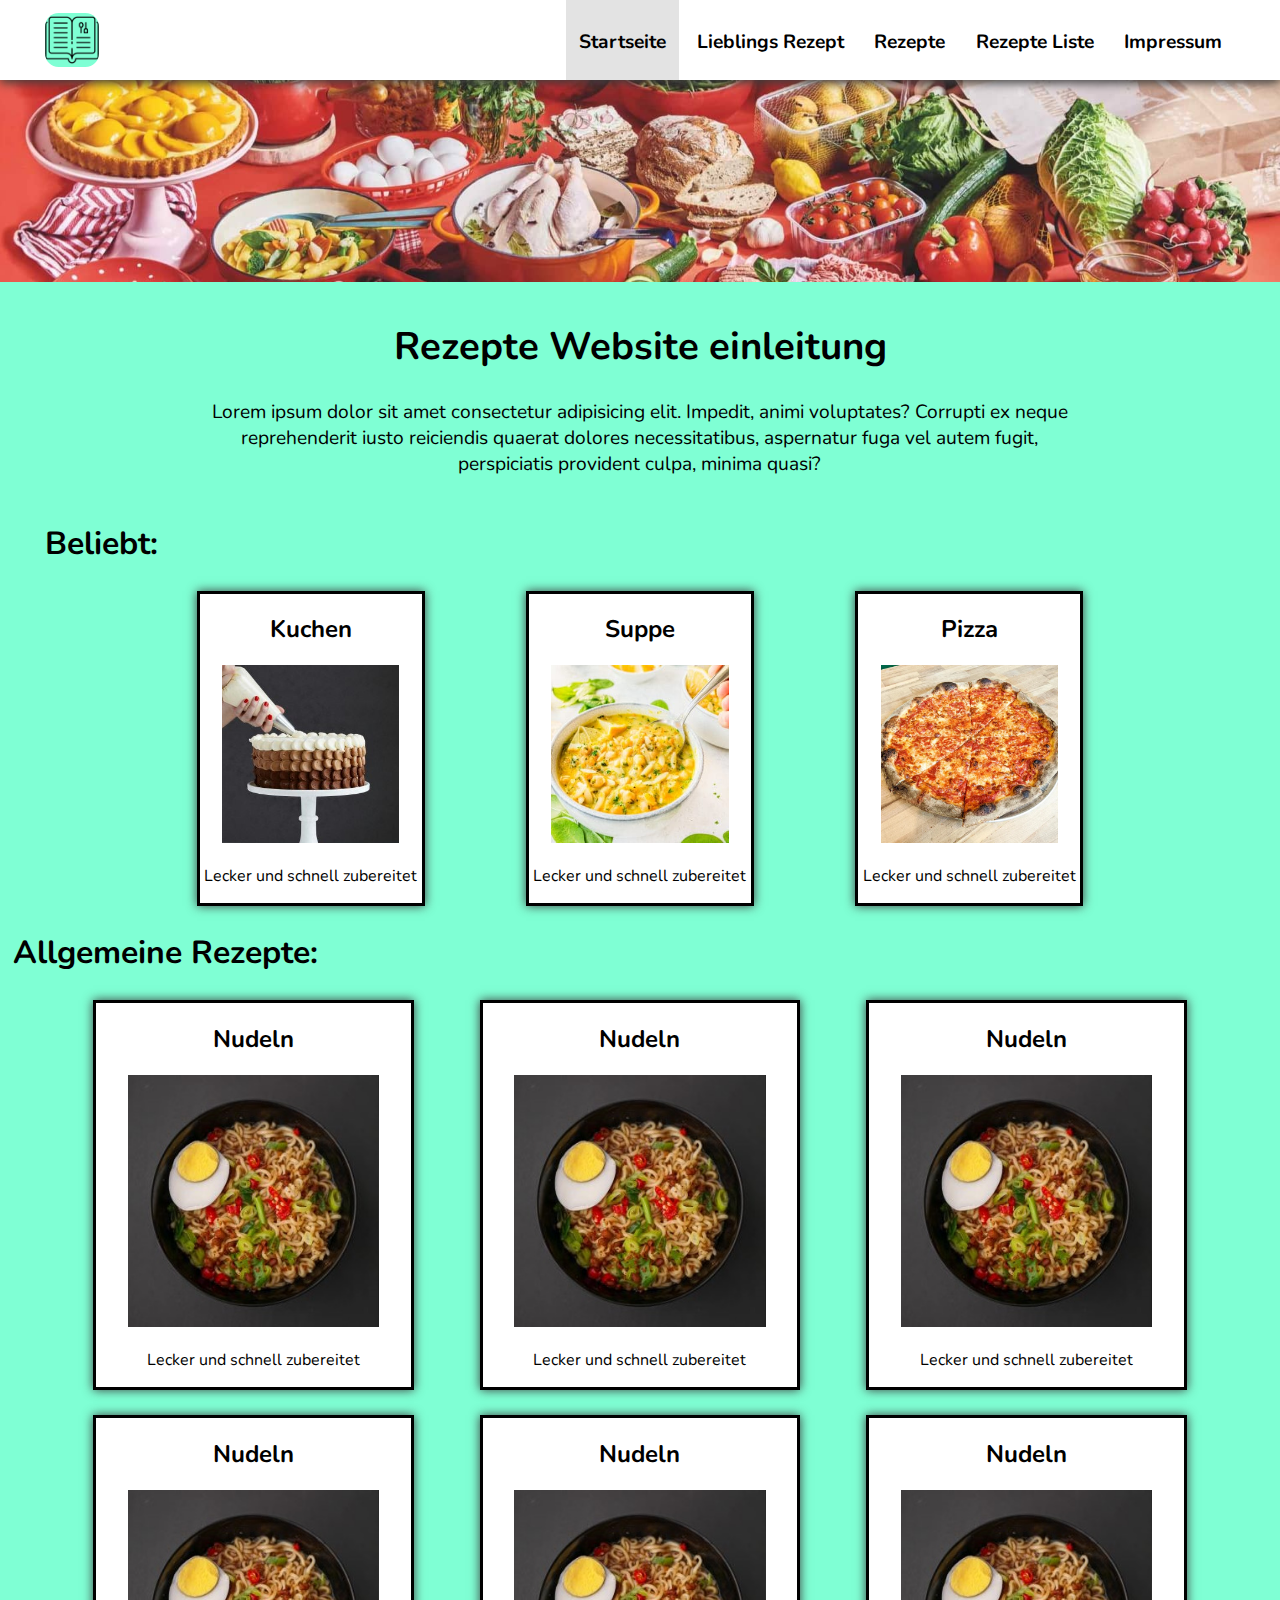
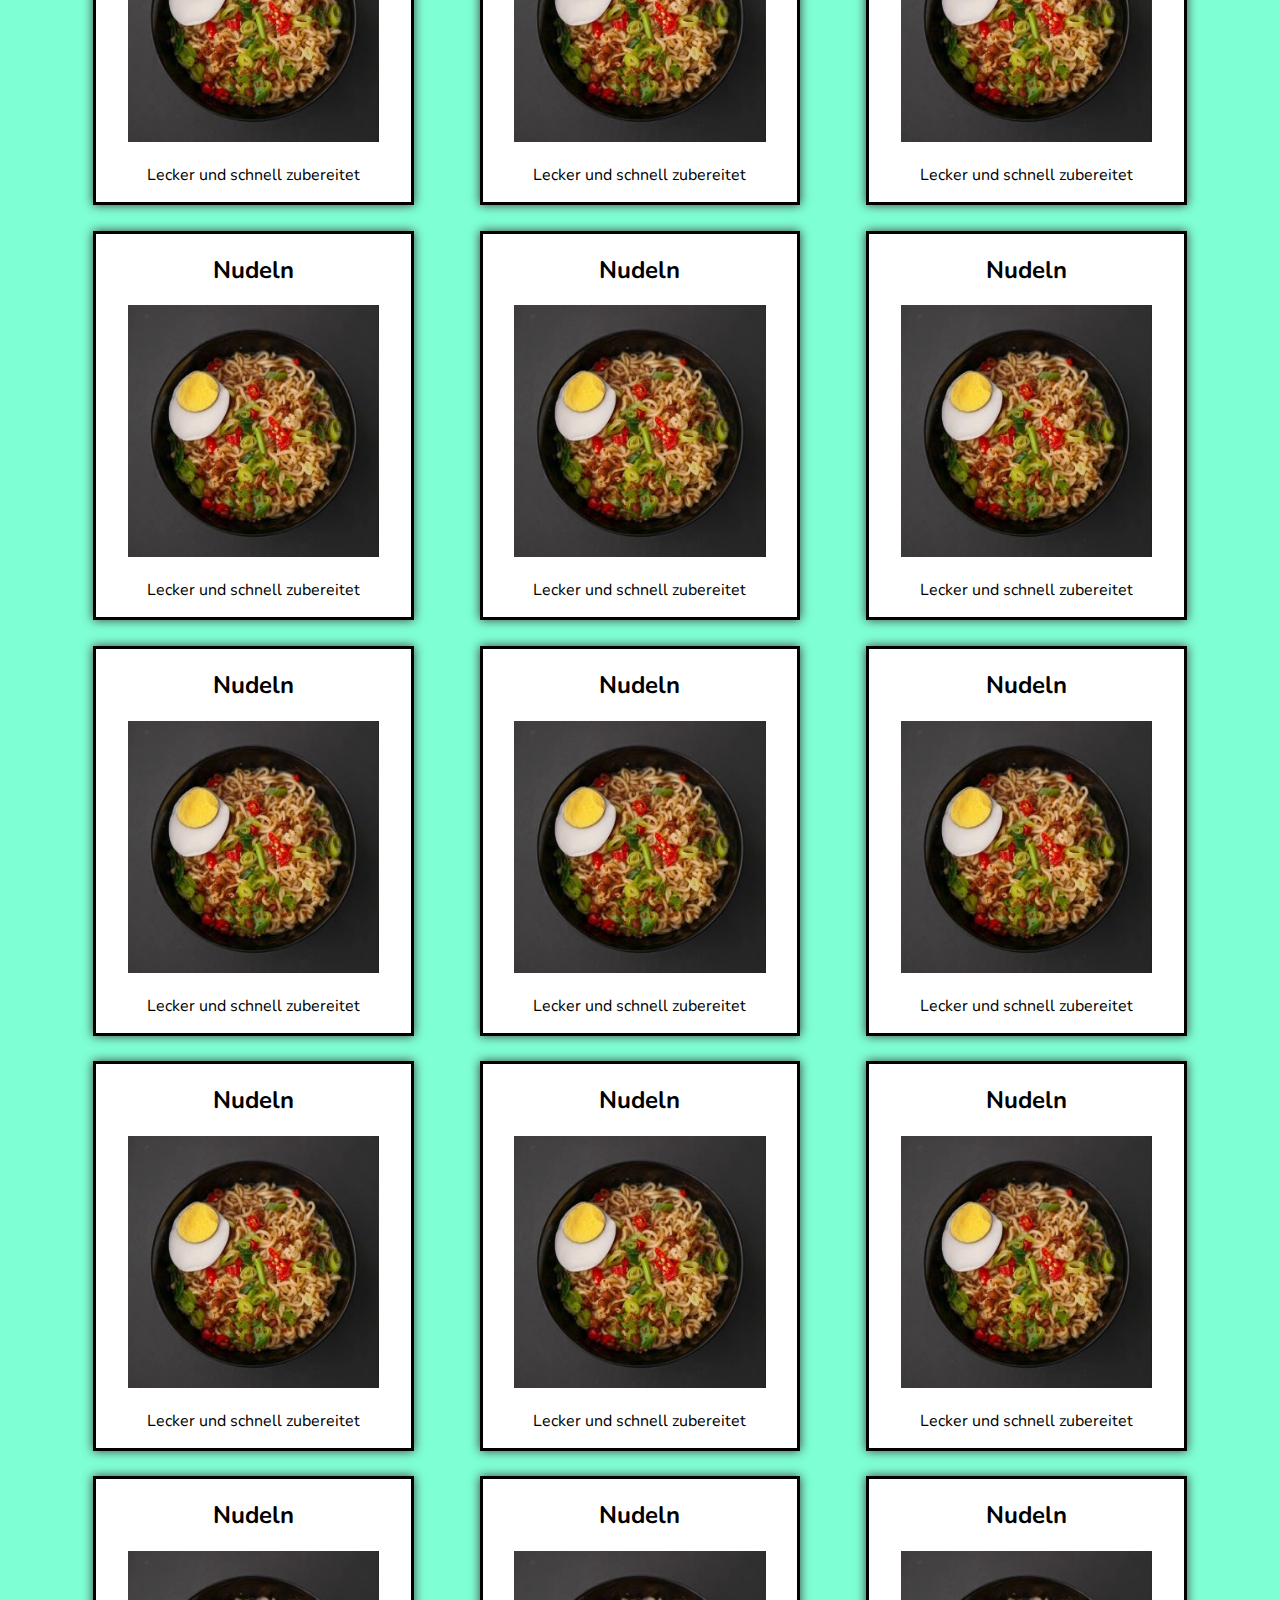
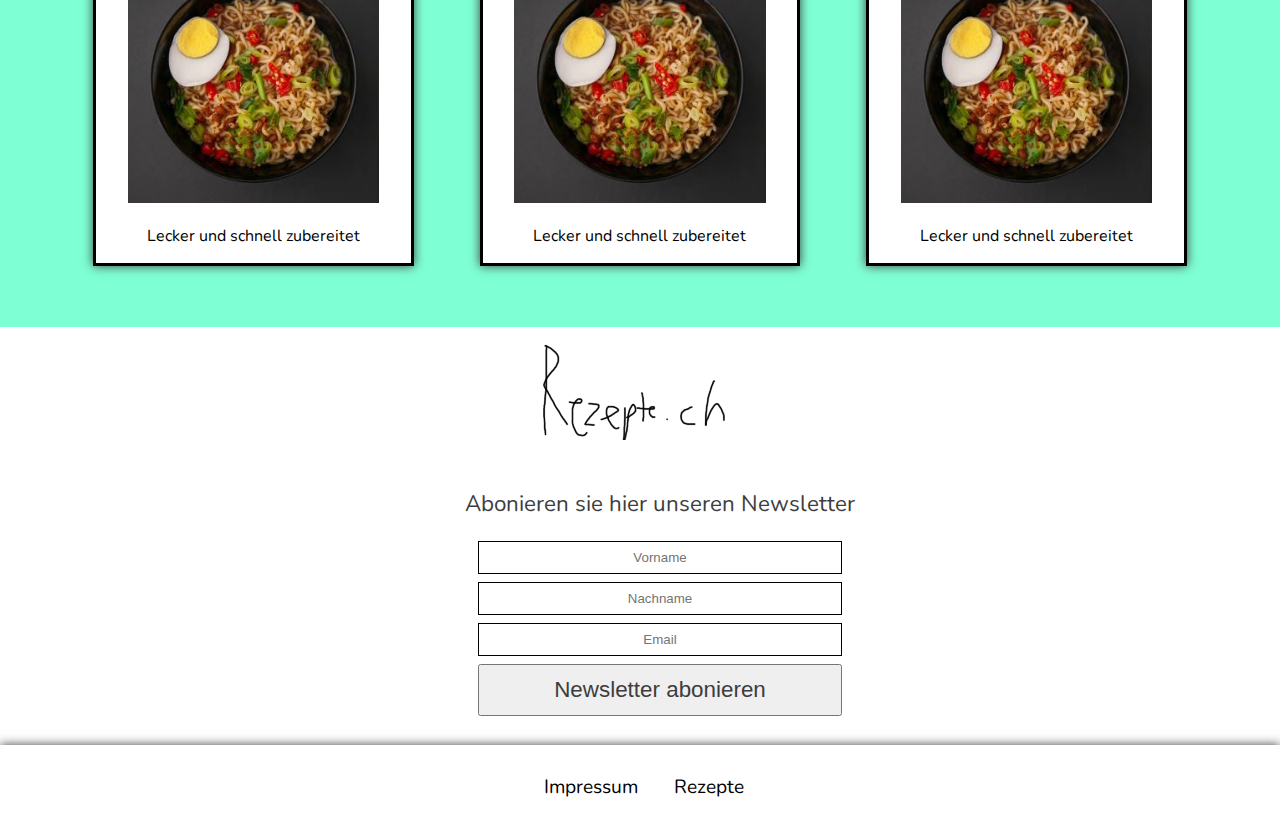
<file: Website/index.html>
<!DOCTYPE html>
<html lang="de">

<head>
  <meta charset="utf-8" />
  <title>Startseite</title>
  <meta name="viewport" content="width=device-width, initial-scale=1.0">
  <link rel="stylesheet" href="https://fonts.googleapis.com/css?family=Nunito">

  <link rel="stylesheet" type="text/css" href="src/css/styles.css" />
</head>

<body>
  <!-- HEADER-NAV -->


  <nav id="header-nav">
    <div class="container" id="desktop-nav">
      <div class="row">
        <div class="col-6">
          <a href="index.html" class="logo-link">
            <img src="src/img/kochbuch.ico" alt="webdesign-logo" />
          </a>
          <ul>
            <li class="active"><a href="index.html">Startseite</a></li>
            <li><a href="LieblinsRezept.html">Lieblings Rezept</a></li>
            <li><a href="Rezepte/Rezepte.html">Rezepte</a></li>
            <li><a href="Rezepte/RezeptListe.html">Rezepte Liste</a></li>
            <li><a href="impressum.html">Impressum</a></li>
          </ul>
        </div>
      </div>
    </div>


    <div class="container" id="mobile-nav">
      <div class="row">
        <div class="col-6">
          <a href="index.html" class="logo-link">
            <img src="src/img/kochbuch.ico" alt="webdesign-logo" />
          </a>


          <div id="mobile-nav-dropdown" class="clearfix">

            <div class="mobile-nav-button"><span>&equiv;</span></div>

            <div id="mobile-nav-content" class="clearfix">

              <ul>
                <li class="active"><a href="index.html">Startseite</a></li>
                <li><a href="Rezepte/Rezepte.html">Rezepte</a></li>
                <li><a href="Rezepte/RezeptListe.html">Rezepte L</a></li>
                <li><a href="impressum.html">Impressum</a></li>
              </ul>

            </div>
          </div>
        </div>
      </div>
    </div>
  </nav>


  <!-- HEADER -->

  <header id="header-banner">
  </header>

  <!-- Einleitung -->

  <section id="einleitung">
    <div class="row">
      <div class="col-6">
        <header id="intro-container">
          <h1>Rezepte Website einleitung</h1>
          <p>
            Lorem ipsum dolor sit amet consectetur adipisicing elit.
            Impedit, animi voluptates? Corrupti ex neque reprehenderit iusto
            reiciendis quaerat dolores necessitatibus, aspernatur fuga vel
            autem fugit, perspiciatis provident culpa, minima quasi?
          </p>
        </header>
      </div>
    </div>
  </section>


  <!-- Beliebt -->
  <section class="rezeptanzeige">
    <div class="container">
      <div class="row">
        <div class="col-6">
          <h1>Beliebt:</h1>
        </div>
      </div>
      <div class="row">
        <div class="col-2">
          <article>
            <a href="Rezepte/Rezepte.html">
              <h2>Kuchen</h2>
              <img src="src/img/kuchen.jpg" alt="Bild eines Kuchens" />
              <p> Lecker und schnell zubereitet</p>
            </a>
          </article>
        </div>
        <div class="col-2">
          <article>
            <a href="Rezepte/Rezepte.html">
              <h2>Suppe</h2>
              <img src="src/img/suppe.jpg" alt="Bild einer Suppe" />
              <p> Lecker und schnell zubereitet</p>
            </a>
          </article>
        </div>
        <div class="col-2">
          <article>
            <a href="Rezepte/Rezepte.html">
              <h2>Pizza</h2>
              <img src="src/img/pizza.png" alt="Bild einer Pizza" />
              <p> Lecker und schnell zubereitet</p>
            </a>
          </article>
        </div>
      </div>
    </div>
  </section>



  <!-- ALLGEMEINE REZEPTE  -->

  <section class="rezeptanzeige">
    <div class="row">
      <div class="col-6">
        <h1>Allgemeine Rezepte:</h1>
      </div>
    </div>
    <div class="row">
      <div class="col-2">
        <article>
          <a href="Rezepte/Rezepte.html">
            <h2>Nudeln</h2>
            <img src="src/img/nudeln.jpg" alt="Bild einer Nudel" />
            <p> Lecker und schnell zubereitet</p>
          </a>
        </article>
      </div>
      <div class="col-2">
        <article>
          <a href="Rezepte/Rezepte.html">
            <h2>Nudeln</h2>
            <img src="src/img/nudeln.jpg" alt="Bild einer Nudel" />
            <p> Lecker und schnell zubereitet</p>
          </a>
        </article>
      </div>
      <div class="col-2">
        <article>
          <a href="Rezepte/Rezepte.html">
            <h2>Nudeln</h2>
            <img src="src/img/nudeln.jpg" alt="Bild einer Nudel" />
            <p> Lecker und schnell zubereitet</p>
          </a>
        </article>
      </div>
    </div>


    <div class="row">
      <div class="col-2">
        <article>
          <a href="Rezepte/Rezepte.html">
            <h2>Nudeln</h2>
            <img src="src/img/nudeln.jpg" alt="Bild einer Nudel" />
            <p> Lecker und schnell zubereitet</p>
          </a>
        </article>
      </div>
      <div class="col-2">
        <article>
          <a href="Rezepte/Rezepte.html">
            <h2>Nudeln</h2>
            <img src="src/img/nudeln.jpg" alt="Bild einer Nudel" />
            <p> Lecker und schnell zubereitet</p>
          </a>
        </article>
      </div>
      <div class="col-2">
        <article>
          <a href="Rezepte/Rezepte.html">
            <h2>Nudeln</h2>
            <img src="src/img/nudeln.jpg" alt="Bild einer Nudel" />
            <p> Lecker und schnell zubereitet</p>
          </a>
        </article>
      </div>
    </div>


    <div class="row">
      <div class="col-2">
        <article>
          <a href="Rezepte/Rezepte.html">
            <h2>Nudeln</h2>
            <img src="src/img/nudeln.jpg" alt="Bild einer Nudel" />
            <p> Lecker und schnell zubereitet</p>
          </a>
        </article>
      </div>
      <div class="col-2">
        <article>
          <a href="Rezepte/Rezepte.html">
            <h2>Nudeln</h2>
            <img src="src/img/nudeln.jpg" alt="Bild einer Nudel" />
            <p> Lecker und schnell zubereitet</p>
          </a>
        </article>
      </div>
      <div class="col-2">
        <article>
          <a href="Rezepte/Rezepte.html">
            <h2>Nudeln</h2>
            <img src="src/img/nudeln.jpg" alt="Bild einer Nudel" />
            <p> Lecker und schnell zubereitet</p>
          </a>
        </article>
      </div>
    </div>


    <div class="row">
      <div class="col-2">
        <article>
          <a href="Rezepte/Rezepte.html">
            <h2>Nudeln</h2>
            <img src="src/img/nudeln.jpg" alt="Bild einer Nudel" />
            <p> Lecker und schnell zubereitet</p>
          </a>
        </article>
      </div>
      <div class="col-2">
        <article>
          <a href="Rezepte/Rezepte.html">
            <h2>Nudeln</h2>
            <img src="src/img/nudeln.jpg" alt="Bild einer Nudel" />
            <p> Lecker und schnell zubereitet</p>
          </a>
        </article>
      </div>
      <div class="col-2">
        <article>
          <a href="Rezepte/Rezepte.html">
            <h2>Nudeln</h2>
            <img src="src/img/nudeln.jpg" alt="Bild einer Nudel" />
            <p> Lecker und schnell zubereitet</p>
          </a>
        </article>
      </div>
    </div>


    <div class="row">
      <div class="col-2">
        <article>
          <a href="Rezepte/Rezepte.html">
            <h2>Nudeln</h2>
            <img src="src/img/nudeln.jpg" alt="Bild einer Nudel" />
            <p> Lecker und schnell zubereitet</p>
          </a>
        </article>
      </div>
      <div class="col-2">
        <article>
          <a href="Rezepte/Rezepte.html">
            <h2>Nudeln</h2>
            <img src="src/img/nudeln.jpg" alt="Bild einer Nudel" />
            <p> Lecker und schnell zubereitet</p>
          </a>
        </article>
      </div>
      <div class="col-2">
        <article>
          <a href="Rezepte/Rezepte.html">
            <h2>Nudeln</h2>
            <img src="src/img/nudeln.jpg" alt="Bild einer Nudel" />
            <p> Lecker und schnell zubereitet</p>
          </a>
        </article>
      </div>
    </div>


    <div class="row">
      <div class="col-2">
        <article>
          <a href="Rezepte/Rezepte.html">
            <h2>Nudeln</h2>
            <img src="src/img/nudeln.jpg" alt="Bild einer Nudel" />
            <p> Lecker und schnell zubereitet</p>
          </a>
        </article>
      </div>
      <div class="col-2">
        <article>
          <a href="Rezepte/Rezepte.html">
            <h2>Nudeln</h2>
            <img src="src/img/nudeln.jpg" alt="Bild einer Nudel" />
            <p> Lecker und schnell zubereitet</p>
          </a>
        </article>
      </div>
      <div class="col-2">
        <article>
          <a href="Rezepte/Rezepte.html">
            <h2>Nudeln</h2>
            <img src="src/img/nudeln.jpg" alt="Bild einer Nudel" />
            <p> Lecker und schnell zubereitet</p>
          </a>
        </article>
      </div>
    </div>
  </section>


  <!-- FOOTER -->


  <footer>
    <div class="row">
      <div class="col-6">
        <a href="Rezepte/Rezepte.html">
          <img src="src/img/Rezepte logo ch.png" alt="webdesign-logo" />
        </a>
      </div>
      <div class="row">
        <div class="col-6">
          <ul>
            <p>Abonieren sie hier unseren Newsletter</p>
            <input type="text" name="Vorname" value="" placeholder="Vorname"> <br>
            <input type="text" name="Nachname" value="" placeholder="Nachname"><br>
            <input type="email" placeholder="Email"><br>
            <button type="submit">
              <p>Newsletter abonieren</p>
            </button>
          </ul>
        </div>
      </div>
      <div class="row">
        <div class="col-6">
          <ul>
            <li> <a href="impressum.html">Impressum</a></li>
            <li> <a href="Rezepte/Rezepte.html">Rezepte</a></li>

          </ul>
        </div>
      </div>
    </div>
  </footer>
</body>

</html>
</file>
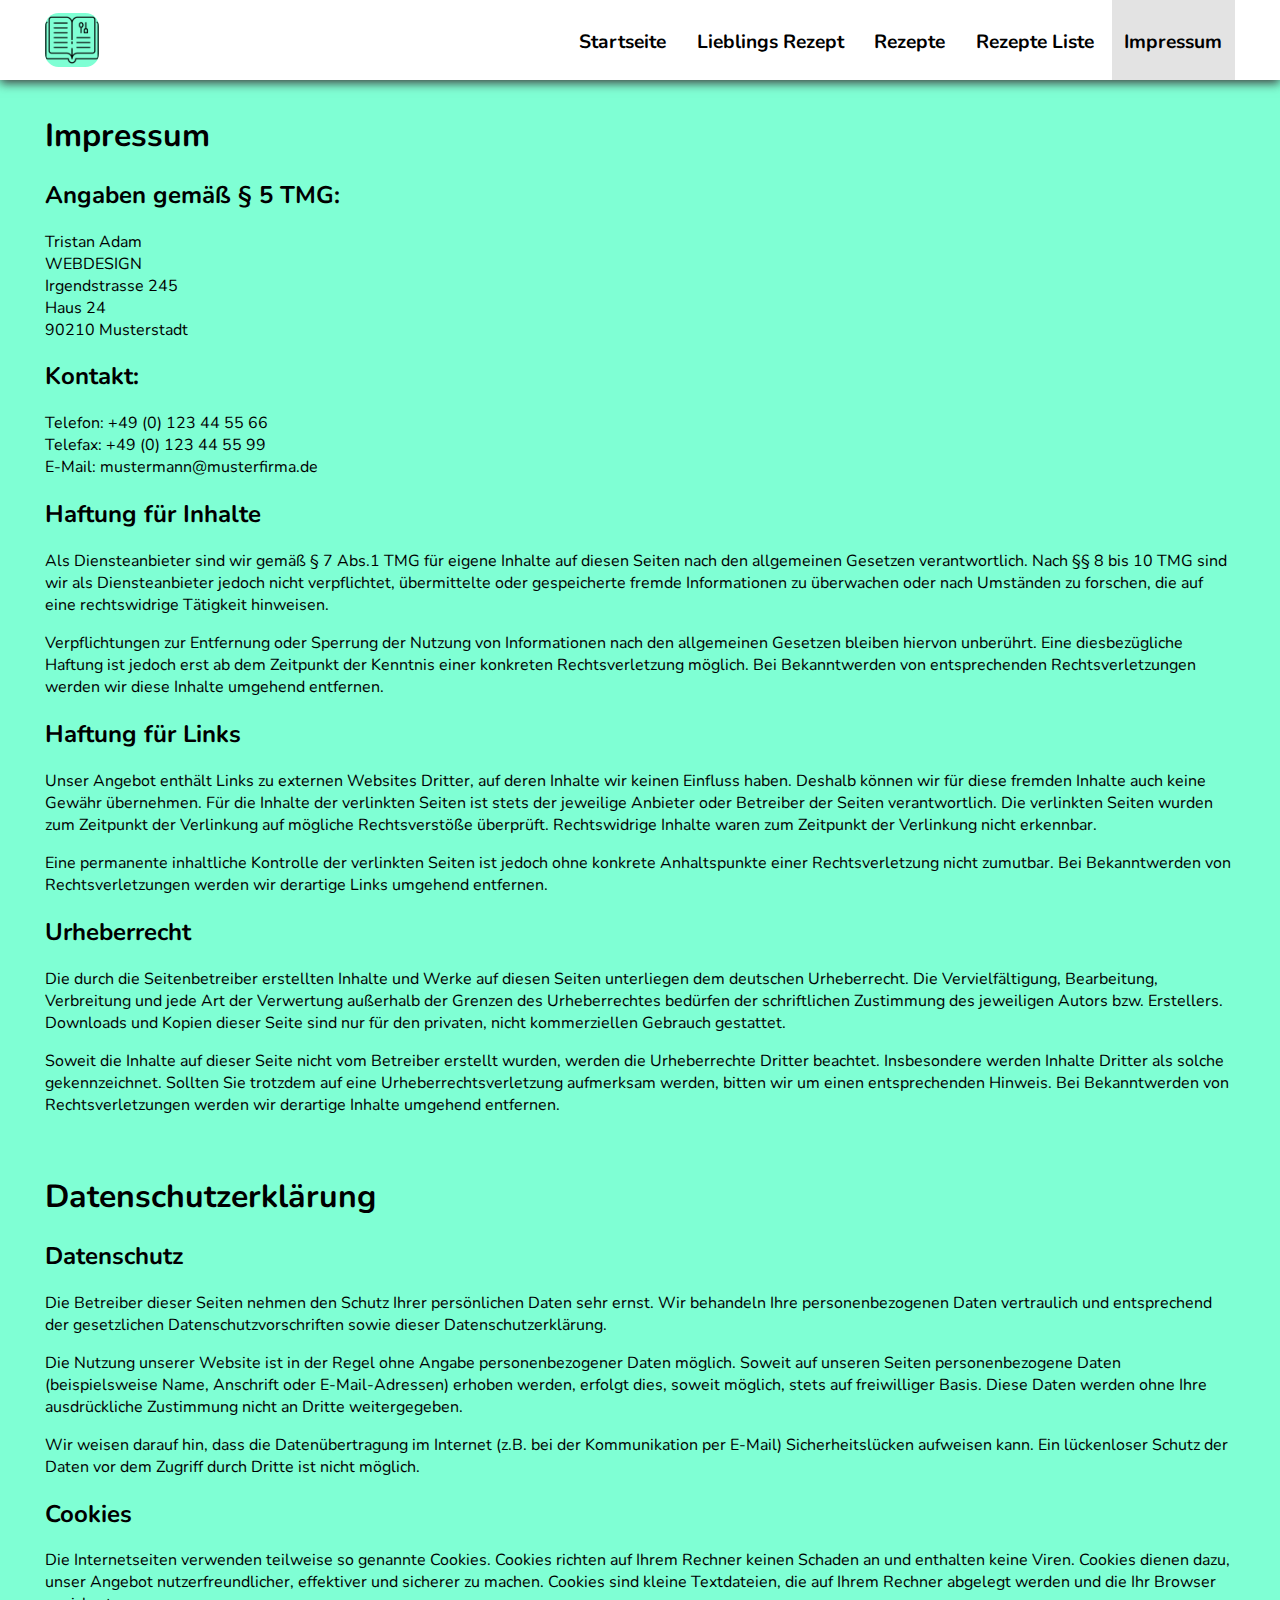
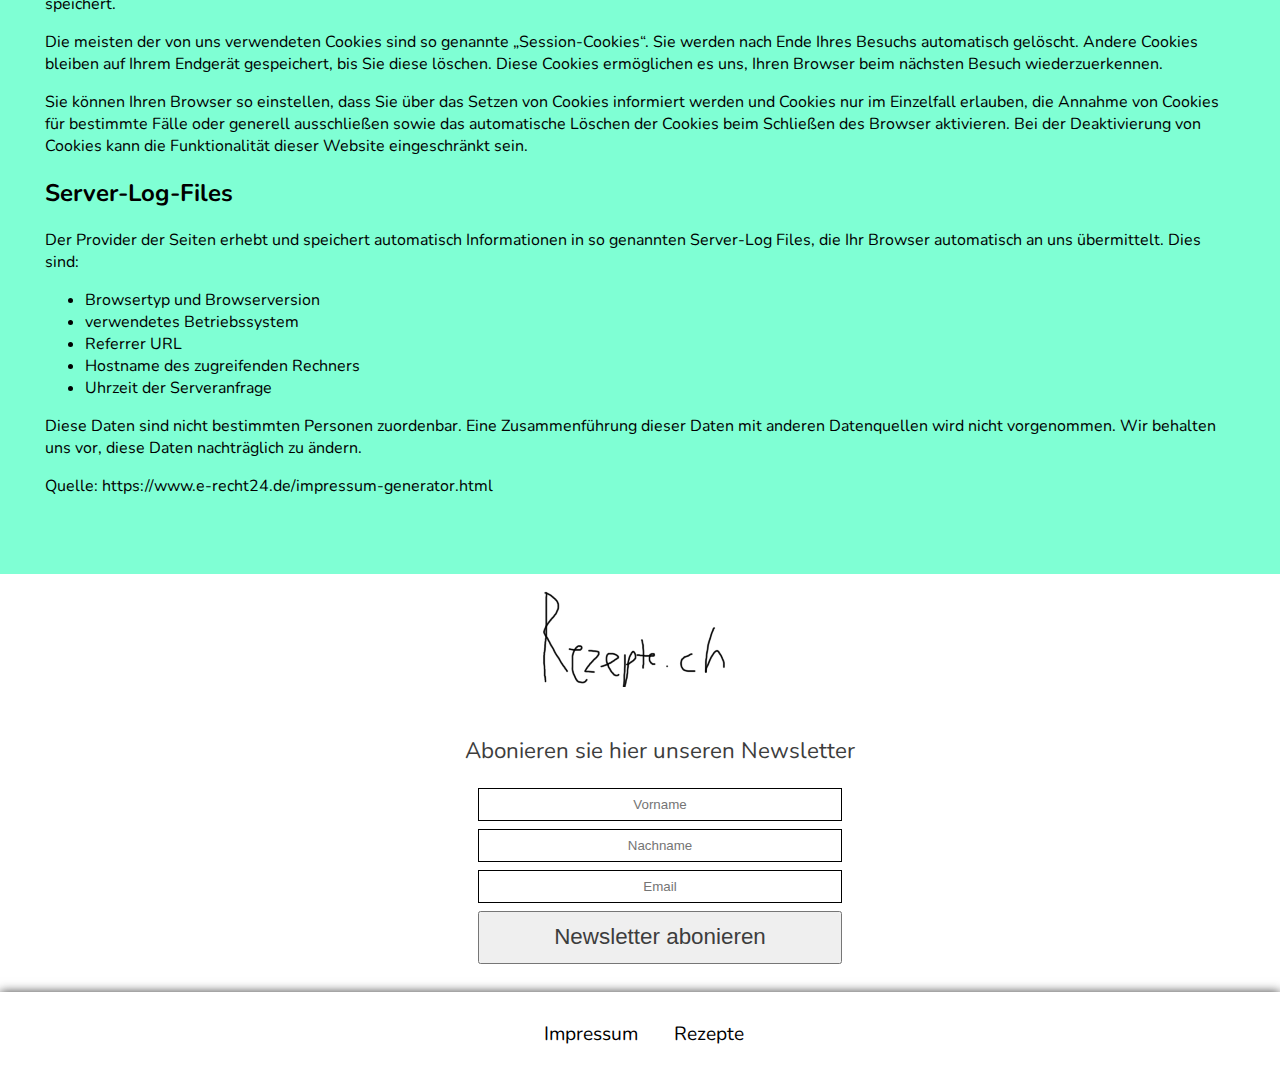
<file: Website/impressum.html>
<!DOCTYPE html>
<html lang="de">

<head>
  <meta charset="utf-8" />
  <meta name="viewport" content="width=device-width, initial-scale=1.0">
  <title>Impressum</title>

  <link rel="stylesheet" href="https://fonts.googleapis.com/css?family=Nunito" />
  <link rel="stylesheet" type="text/css" href="src/css/styles.css" />
</head>

<body>
  <!-- HEADER-NAV -->

  <nav id="header-nav">
    <div class="container" id="desktop-nav">
      <div class="row">
        <div class="col-6">
          <a href="index.html" class="logo-link">
            <img src="src/img/kochbuch.ico" alt="webdesign-logo" />
          </a>
          <ul>
            <li><a href="index.html">Startseite</a></li>
            <li><a href="LieblinsRezept.html">Lieblings Rezept</a></li>
            <li><a href="Rezepte/Rezepte.html">Rezepte</a></li>
            <li><a href="Rezepte/RezeptListe.html">Rezepte Liste</a></li>
            <li class="active"><a href="impressum.html">Impressum</a></li>
          </ul>
        </div>
      </div>
    </div>


    <div class="container" id="mobile-nav">
      <div class="row">
        <div class="col-6">
          <a href="index.html" class="logo-link">
            <img src="src/img/kochbuch.ico" alt="webdesign-logo" />
          </a>


          <div id="mobile-nav-dropdown" class="clearfix">

            <div class="mobile-nav-button"><span>&equiv;</span></div>


            <div id="mobile-nav-content" class="clearfix">

              <ul>
                <li><a href="index.html">Startseite</a></li>
                <li><a href="Rezepte/Rezepte.html">Rezepte</a></li>
                <li><a href="Rezepte/RezeptListe.html">Rezepte L</a></li>
                <li class="active"><a href="impressum.html">Impressum</a></li>
              </ul>
            </div>
          </div>
        </div>
      </div>
    </div>


  </nav>

  <!-- IMPRESSUM -->

  <section id="impressum">

    <div class="container">
      <div class="row">
        <div class="col-6">

          <h1>Impressum</h1>

          <h2>Angaben gem&auml;&szlig; &sect; 5 TMG:</h2>

          <p>
            Tristan Adam<br> WEBDESIGN <br> Irgendstrasse 245<br> Haus 24<br> 90210 Musterstadt
          </p>

          <h2>Kontakt:</h2>

          <p>
            Telefon: +49 (0) 123 44 55 66<br> Telefax: +49 (0) 123 44 55 99<br> E-Mail: mustermann@musterfirma.de
          </p>

          <h2>Haftung f&uuml;r Inhalte</h2>

          <p>
            Als Diensteanbieter sind wir gem&auml;&szlig; &sect; 7 Abs.1 TMG f&uuml;r eigene Inhalte auf diesen Seiten
            nach den allgemeinen Gesetzen verantwortlich. Nach &sect;&sect; 8 bis 10 TMG sind wir als Diensteanbieter
            jedoch nicht verpflichtet, &uuml;bermittelte
            oder gespeicherte fremde Informationen zu &uuml;berwachen oder nach Umst&auml;nden zu forschen, die auf eine
            rechtswidrige T&auml;tigkeit hinweisen.
          </p>
          <p>
            Verpflichtungen zur Entfernung oder Sperrung der Nutzung von Informationen nach den allgemeinen Gesetzen
            bleiben hiervon unber&uuml;hrt. Eine diesbez&uuml;gliche Haftung ist jedoch erst ab dem Zeitpunkt der
            Kenntnis einer konkreten Rechtsverletzung m&ouml;glich.
            Bei Bekanntwerden von entsprechenden Rechtsverletzungen werden wir diese Inhalte umgehend entfernen.
          </p>

          <h2>Haftung f&uuml;r Links</h2>

          <p>
            Unser Angebot enth&auml;lt Links zu externen Websites Dritter, auf deren Inhalte wir keinen Einfluss haben.
            Deshalb k&ouml;nnen wir f&uuml;r diese fremden Inhalte auch keine Gew&auml;hr &uuml;bernehmen. F&uuml;r die
            Inhalte der verlinkten Seiten ist stets
            der jeweilige Anbieter oder Betreiber der Seiten verantwortlich. Die verlinkten Seiten wurden zum Zeitpunkt
            der Verlinkung auf m&ouml;gliche Rechtsverst&ouml;&szlig;e &uuml;berpr&uuml;ft. Rechtswidrige Inhalte waren
            zum Zeitpunkt der Verlinkung nicht
            erkennbar.
          </p>
          <p>Eine permanente inhaltliche Kontrolle der verlinkten Seiten ist jedoch ohne konkrete Anhaltspunkte einer
            Rechtsverletzung nicht zumutbar. Bei Bekanntwerden von Rechtsverletzungen werden wir derartige Links
            umgehend entfernen.
          </p>

          <h2>Urheberrecht</h2>

          <p>Die durch die Seitenbetreiber erstellten Inhalte und Werke auf diesen Seiten unterliegen dem deutschen
            Urheberrecht. Die Vervielf&auml;ltigung, Bearbeitung, Verbreitung und jede Art der Verwertung
            au&szlig;erhalb der Grenzen des Urheberrechtes bed&uuml;rfen
            der schriftlichen Zustimmung des jeweiligen Autors bzw. Erstellers. Downloads und Kopien dieser Seite sind
            nur f&uuml;r den privaten, nicht kommerziellen Gebrauch gestattet.
          </p>
          <p>Soweit die Inhalte auf dieser Seite nicht vom Betreiber erstellt wurden, werden die Urheberrechte Dritter
            beachtet. Insbesondere werden Inhalte Dritter als solche gekennzeichnet. Sollten Sie trotzdem auf eine
            Urheberrechtsverletzung aufmerksam werden,
            bitten wir um einen entsprechenden Hinweis. Bei Bekanntwerden von Rechtsverletzungen werden wir derartige
            Inhalte umgehend entfernen.
          </p>

          <p>&nbsp;</p>

          <h1>Datenschutzerkl&auml;rung</h1>

          <h2>Datenschutz</h2>

          <p>
            Die Betreiber dieser Seiten nehmen den Schutz Ihrer pers&ouml;nlichen Daten sehr ernst. Wir behandeln Ihre
            personenbezogenen Daten vertraulich und entsprechend der gesetzlichen Datenschutzvorschriften sowie dieser
            Datenschutzerkl&auml;rung.
          </p>
          <p>
            Die Nutzung unserer Website ist in der Regel ohne Angabe personenbezogener Daten m&ouml;glich. Soweit auf
            unseren Seiten personenbezogene Daten (beispielsweise Name, Anschrift oder E-Mail-Adressen) erhoben werden,
            erfolgt dies, soweit m&ouml;glich, stets auf freiwilliger Basis. Diese Daten werden ohne Ihre
            ausdr&uuml;ckliche Zustimmung nicht an Dritte weitergegeben.
          </p>
          <p>
            Wir weisen darauf hin, dass die Daten&uuml;bertragung im Internet (z.B. bei der Kommunikation per E-Mail)
            Sicherheitsl&uuml;cken aufweisen kann. Ein l&uuml;ckenloser Schutz der Daten vor dem Zugriff durch Dritte
            ist nicht m&ouml;glich.
          </p>

          <h2>Cookies</h2>

          <p>
            Die Internetseiten verwenden teilweise so genannte Cookies. Cookies richten auf Ihrem Rechner keinen
            Schaden an und enthalten keine Viren. Cookies dienen dazu, unser Angebot nutzerfreundlicher, effektiver
            und sicherer zu machen. Cookies sind kleine Textdateien, die auf Ihrem Rechner abgelegt werden und die
            Ihr Browser speichert.
          </p>
          <p>
            Die meisten der von uns verwendeten Cookies sind so genannte „Session-Cookies“. Sie werden nach Ende
            Ihres Besuchs automatisch gel&ouml;scht. Andere Cookies bleiben auf Ihrem Endger&auml;t gespeichert, bis
            Sie diese l&ouml;schen. Diese Cookies erm&ouml;glichen es uns, Ihren Browser beim n&auml;chsten Besuch
            wiederzuerkennen.
          </p>
          <p>
            Sie k&ouml;nnen Ihren Browser so einstellen, dass Sie &uuml;ber das Setzen von Cookies informiert werden
            und Cookies nur im Einzelfall erlauben, die Annahme von Cookies f&uuml;r bestimmte F&auml;lle oder
            generell ausschlie&szlig;en sowie das automatische L&ouml;schen der Cookies beim Schlie&szlig;en des
            Browser aktivieren. Bei der Deaktivierung von Cookies kann die Funktionalit&auml;t dieser Website
            eingeschr&auml;nkt sein.
          </p>

          <h2>Server-Log-Files</h2>

          <p>
            Der Provider der Seiten erhebt und speichert automatisch Informationen in so genannten Server-Log Files,
            die Ihr Browser automatisch an uns &uuml;bermittelt. Dies sind:
          </p>

          <ul>
            <li>Browsertyp und Browserversion</li>
            <li>verwendetes Betriebssystem</li>
            <li>Referrer URL</li>
            <li>Hostname des zugreifenden Rechners</li>
            <li>Uhrzeit der Serveranfrage</li>
          </ul>

          <p>
            Diese Daten sind nicht bestimmten Personen zuordenbar. Eine Zusammenf&uuml;hrung dieser Daten mit
            anderen Datenquellen wird nicht vorgenommen. Wir behalten uns vor, diese Daten nachtr&auml;glich zu ändern.
          </p>

          <p>Quelle: <a
              href="https://www.erecht24.de/impressum-generator.html">https://www.e-recht24.de/impressum-generator.html</a>
          </p>

        </div>
      </div>
    </div>

  </section>
  <!-- FOOTER -->


  <footer>
    <div class="row">
      <div class="col-6">
        <a href="Rezepte/Rezepte.html">
          <img src="src/img/Rezepte logo ch.png" alt="webdesign-logo" />
        </a>
      </div>
      <div class="row">
        <div class="col-6">
          <ul>
            <p>Abonieren sie hier unseren Newsletter</p>
            <input type="text" name="Vorname" value="" placeholder="Vorname"> <br>
            <input type="text" name="Nachname" value="" placeholder="Nachname"><br>
            <input type="email" placeholder="Email"><br>
            <button type="submit">
              <p>Newsletter abonieren</p>
            </button>
          </ul>
        </div>
      </div>
      <div class="row">
        <div class="col-6">
          <ul>
            <li> <a href="impressum.html">Impressum</a></li>
            <li> <a href="Rezepte/Rezepte.html">Rezepte</a></li>

          </ul>
        </div>
      </div>
  </footer>

</body>

</html>
</file>
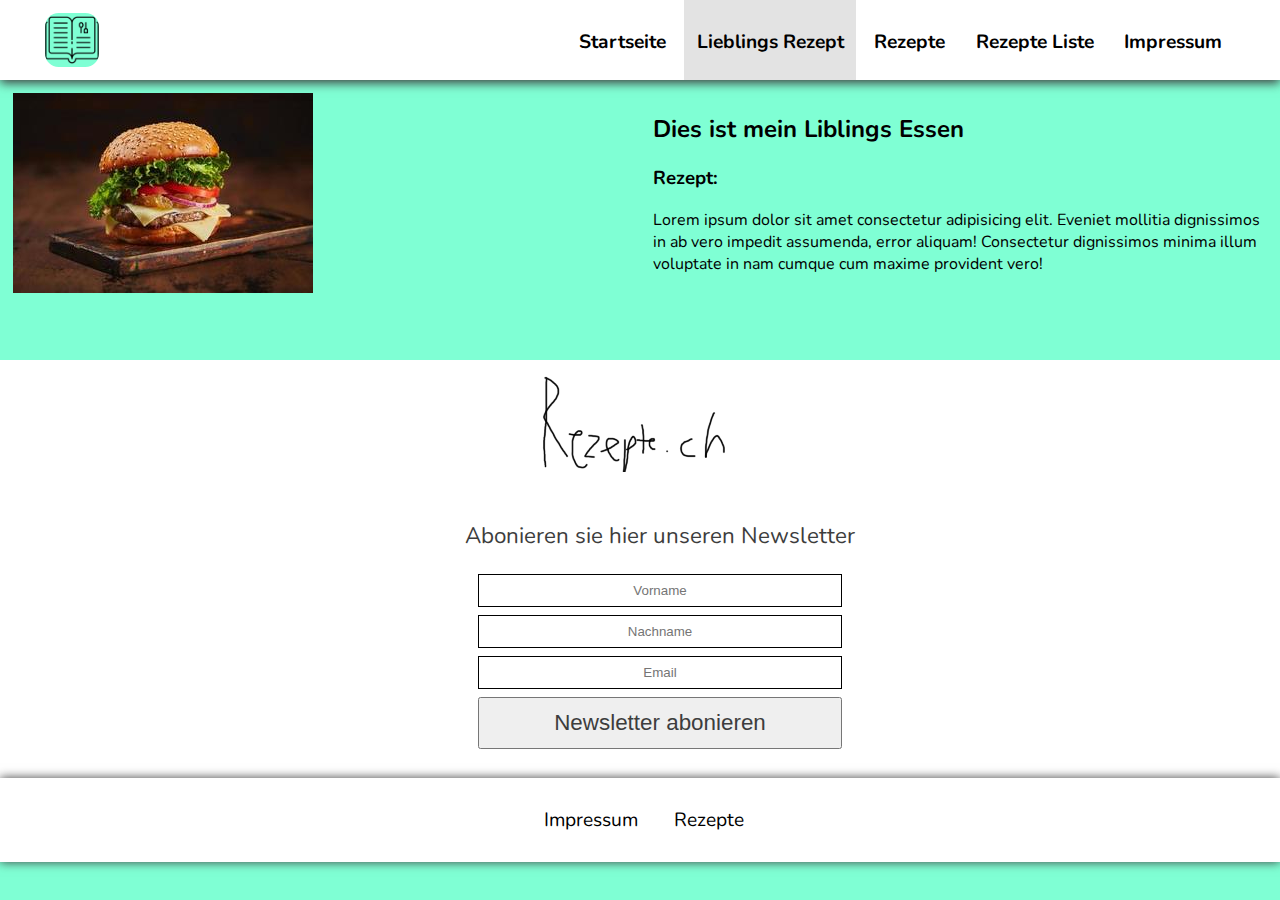
<file: Website/LieblinsRezept.html>
<!DOCTYPE html>
<html lang="de">

<head>
  <meta charset="utf-8">

  <meta name="viewport" content="width=device-width, initial-scale=1.0">

  <link rel="stylesheet" href="https://fonts.googleapis.com/css?family=Nunito" />

  <title>Liblins Rezept</title>
  <link rel="stylesheet" type="text/css" href="src/css/styles.css">
</head>

<body>

  <nav id="header-nav">
    <div class="container" id="desktop-nav">
      <div class="row">
        <div class="col-6">
          <a href="index.html" class="logo-link">
            <img src="src/img/kochbuch.ico" alt="webdesign-logo" />
          </a>
          <ul>
            <li><a href="index.html">Startseite</a></li>
            <li class="active"><a href="LieblinsRezept.html">Lieblings Rezept</a></li>
            <li><a href="Rezepte/Rezepte.html">Rezepte</a></li>
            <li><a href="Rezepte/RezeptListe.html">Rezepte Liste</a></li>
            <li><a href="impressum.html">Impressum</a></li>
          </ul>
        </div>
      </div>
    </div>


    <div class="container" id="mobile-nav">
      <div class="row">
        <div class="col-6">
          <a href="index.html" class="logo-link">
            <img src="src/img/kochbuch.ico" alt="webdesign-logo" />
          </a>


          <div id="mobile-nav-dropdown" class="clearfix">

            <div class="mobile-nav-button"><span>&equiv;</span></div>

            <div id="mobile-nav-content" class="clearfix">

              <ul>
                <li class="active"><a href="index.html">Startseite</a></li>
                <li><a href="Rezepte/Rezepte.html">Rezepte</a></li>
                <li><a href="Rezepte/RezeptListe.html">Rezepte L</a></li>
                <li><a href="impressum.html">Impressum</a></li>
              </ul>

            </div>
          </div>
        </div>
      </div>
    </div>
  </nav>




  <section id="liblinsRezept">
    <div class="row">
      <div class="col-3"><img src="src/img/Burger.jpg" alt="Bild eines Burgers"></div>
      <div class="col-3">
        <h2>Dies ist mein Liblings Essen</h2>
        <h3>Rezept:</h3>
        <p>Lorem ipsum dolor sit amet consectetur adipisicing elit. Eveniet mollitia dignissimos in ab vero impedit
          assumenda, error aliquam! Consectetur dignissimos minima illum voluptate in nam cumque cum maxime provident
          vero!</p>
      </div>
    </div>
  </section>










  <!-- FOOTER -->


  <footer>
    <div class="row">
      <div class="col-6">
        <a href="Rezepte/Rezepte.html">
          <img src="src/img/Rezepte logo ch.png" alt="webdesign-logo" />
        </a>
      </div>
      <div class="row">
        <div class="col-6">
          <ul>
            <p>Abonieren sie hier unseren Newsletter</p>
            <input type="text" name="Vorname" value="" placeholder="Vorname"> <br>
            <input type="text" name="Nachname" value="" placeholder="Nachname"><br>
            <input type="email" placeholder="Email"><br>
            <button type="submit">
              <p>Newsletter abonieren</p>
            </button>
          </ul>
        </div>
      </div>
      <div class="row">
        <div class="col-6">
          <ul>
            <li> <a href="impressum.html">Impressum</a></li>
            <li> <a href="Rezepte/Rezepte.html">Rezepte</a></li>

          </ul>
        </div>
      </div>
    </div>
  </footer>

</body>

</html>
</file>
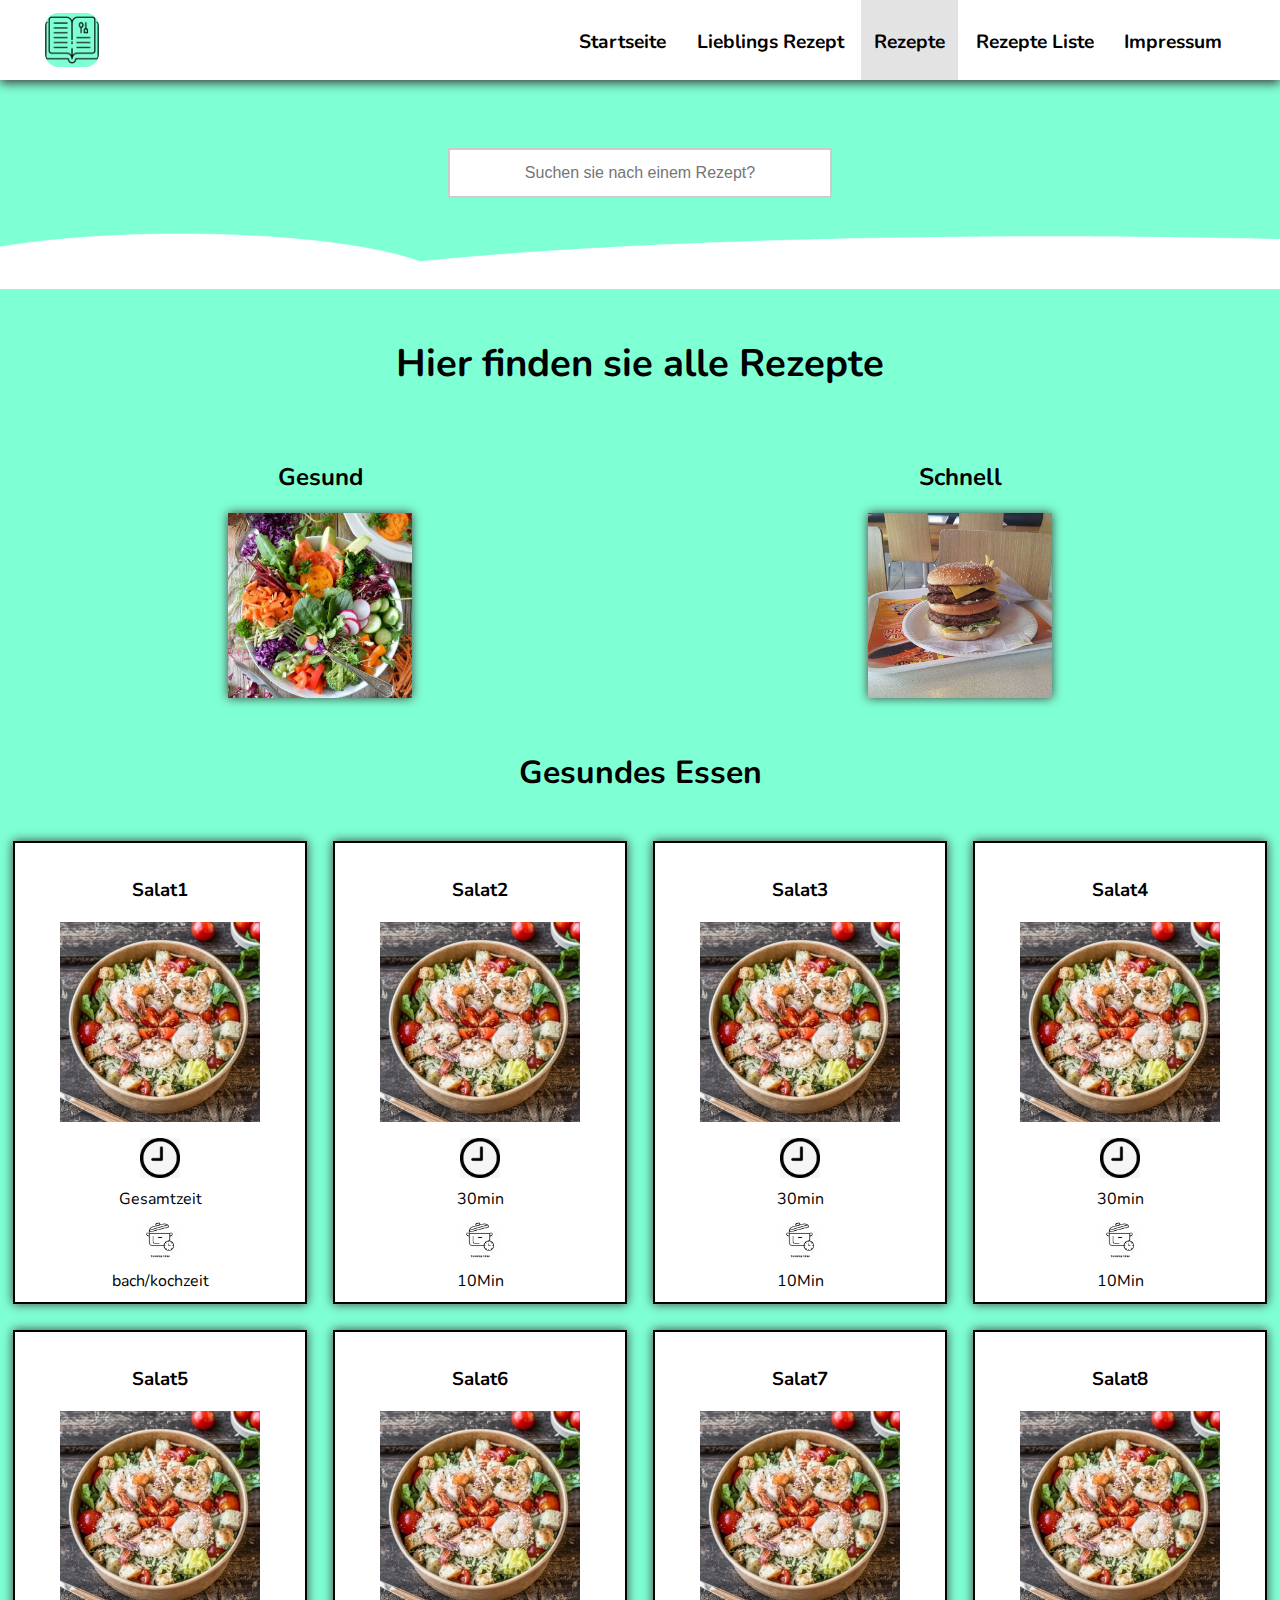
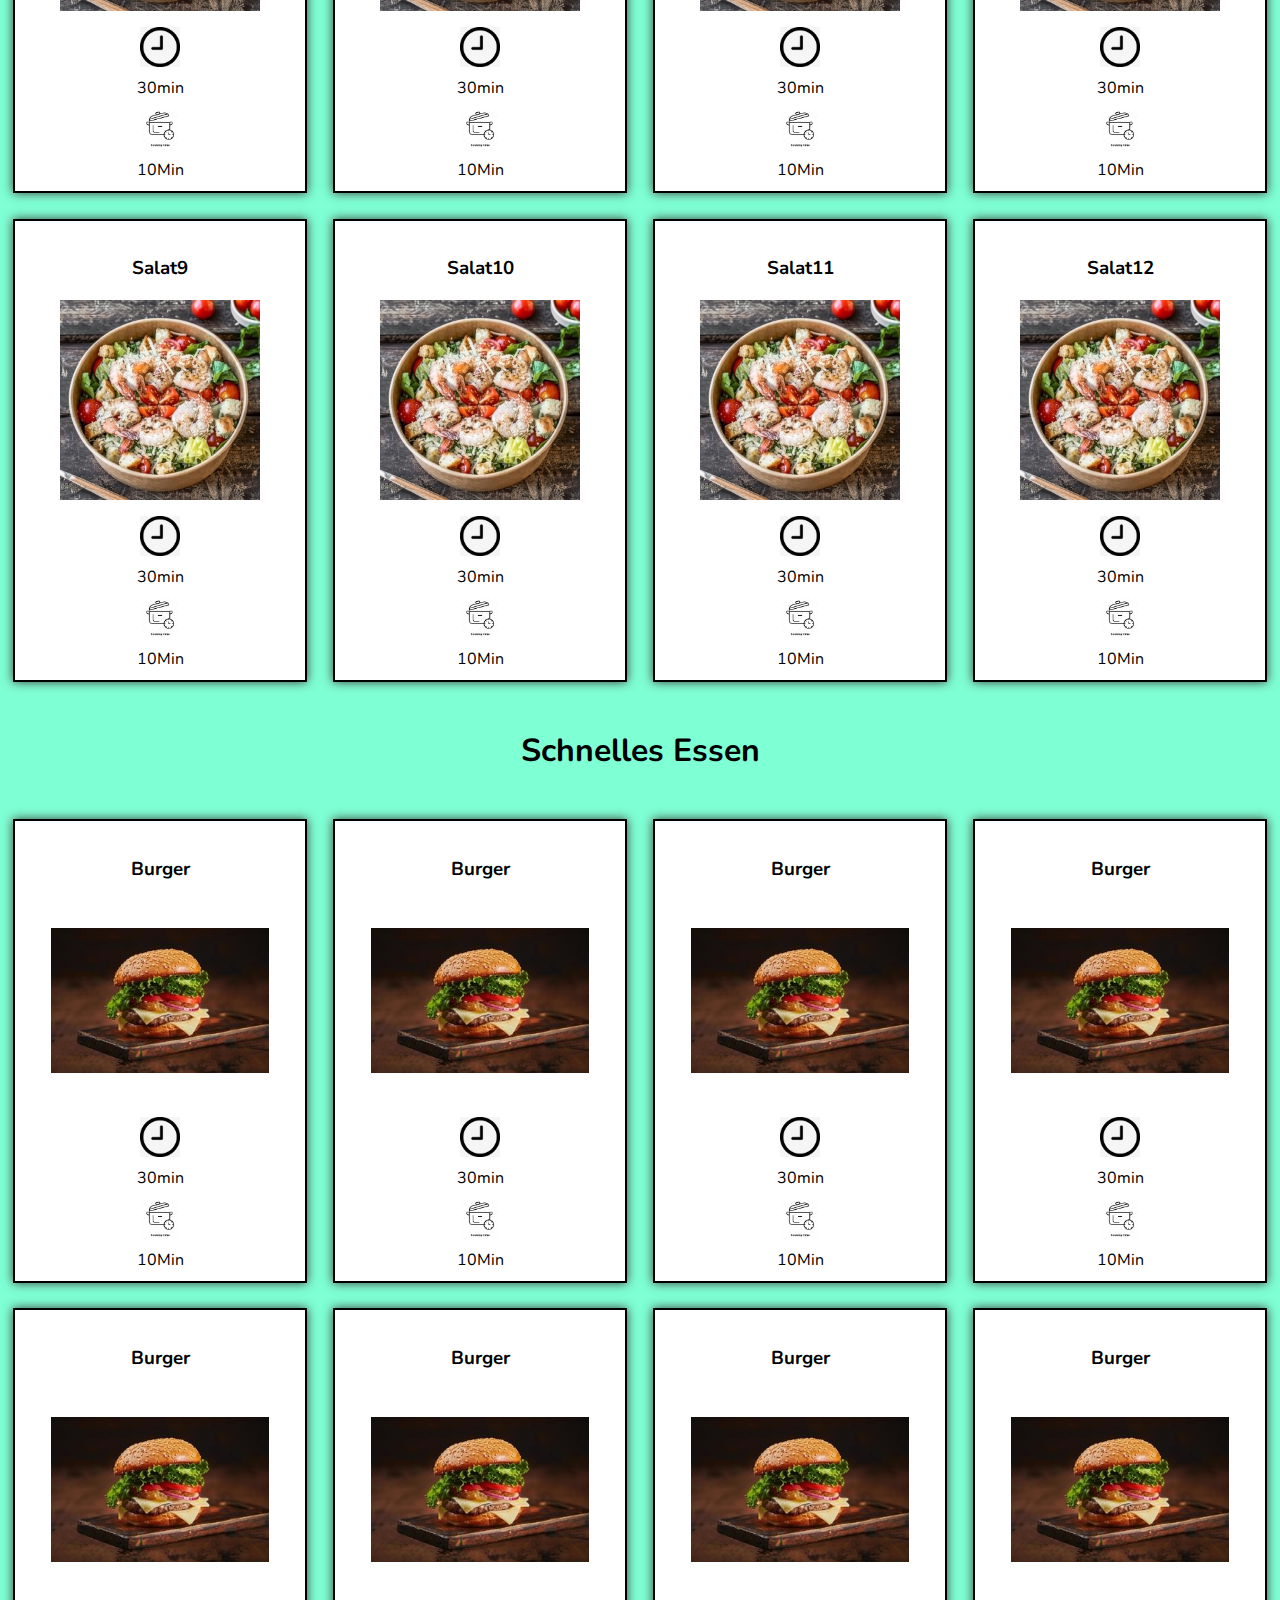
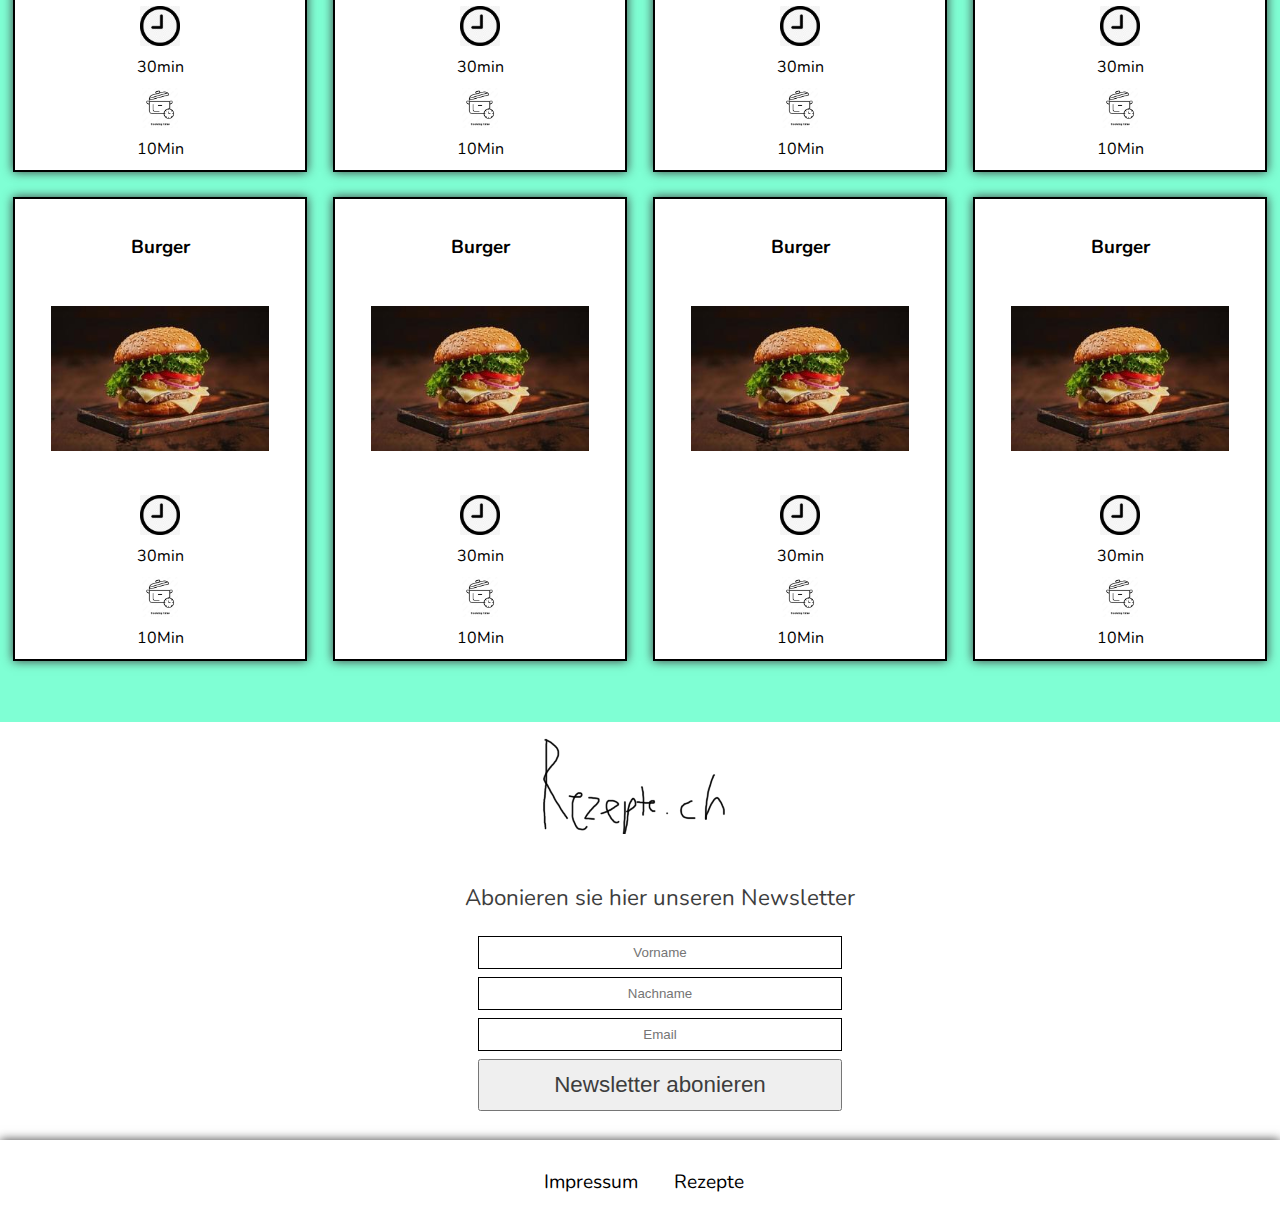
<file: Website/Rezepte/Rezepte.html>
<!DOCTYPE html>
<html lang="de">

<head>
  <meta charset="utf-8" />
  <title>Rezepte</title>
  <meta name="viewport" content="width=device-width, initial-scale=1.0">

  <link rel="stylesheet" href="https://fonts.googleapis.com/css?family=Nunito">

  <link rel="stylesheet" type="text/css" href="../src/css/styles.css" />
</head>

<body>
  <!-- HEADER-NAV -->

  <nav id="header-nav">
    <div class="container" id="desktop-nav">
      <div class="row">
        <div class="col-6">
          <a href="../index.html" class="logo-link">
            <img src="../src/img/kochbuch.ico" alt="webdesign-logo" />
          </a>
          <ul>
            <li><a href="../index.html">Startseite</a></li>
            <li><a href="../LieblinsRezept.html">Lieblings Rezept</a></li>
            <li class="active"><a href="Rezepte.html">Rezepte</a></li>
            <li class=><a href="RezeptListe.html">Rezepte Liste</a></li>
            <li><a href="../impressum.html">Impressum</a></li>
          </ul>
        </div>
      </div>
    </div>


    <div class="container" id="mobile-nav">
      <div class="row">
        <div class="col-6">
          <a href="../index.html" class="logo-link">
            <img src="../src/img/kochbuch.ico" alt="webdesign-logo" />
          </a>


          <div id="mobile-nav-dropdown" class="clearfix">

            <div class="mobile-nav-button"><span>&equiv;</span></div>


            <div id="mobile-nav-content" class="clearfix">

              <ul>
                <li><a href="../index.html">Startseite</a></li>
                <li class="active"><a href="Rezepte.html">Rezepte</a></li>
                <li><a href="RezeptListe.html">Rezepte L</a></li>
                <li><a href="../impressum.html">Impressum</a></li>
              </ul>

            </div>
          </div>
        </div>
      </div>
    </div>


  </nav>

  <!-- Header -->
  <header id="header-banner-rezepte">
    <input type="text" name="Suche" value="" placeholder="Suchen sie nach einem Rezept?" />
  </header>


  <!-- Einleitung -->
  <section id="grob-auswahl">
    <div class="row">
      <div class="col-6">
        <header id="intro-container">
          <h1>Hier finden sie alle Rezepte</h1>
        </header>
      </div>
    </div>
    <div class="row">
      <div class="col-3">
        <article>
          <a href="#abteilung-gesund">
            <h2>Gesund</h2>
            <img src="../src/img/gesund.png" alt="Bild eines gesunden Gerichts">
          </a>
        </article>
      </div>
      <div class="col-3">
        <article>
          <a href="#abteilung-schnell">
            <h2>Schnell</h2>
            <img src="../src/img/fastfood.png" alt="Bild eines Schnell zubereiteten Gerichts">
          </a>
        </article>
      </div>

    </div>
  </section>


  <!-- Rezepte -->
  <section id="rezepte-anzeige">
    <!-- Abteilung Gesund -->
    <section id="abteilung-gesund">
      <div class="row">
        <div class="col-6">
          <h1>Gesundes Essen</h1>
        </div>
      </div>

      <!-- row 1 -->
      <div class="row">
        <div class="col-1-5">
          <article>
            <a href="">
              <h3>Salat1</h3>
              <div class="img"></div>
              <div></div>
              <p>Gesamtzeit</p>
              <div></div>
              <p>bach/kochzeit</p>
            </a>
          </article>
        </div>
        <article>
          <div class="col-1-5">
            <article>
              <a href="">
                <h3>Salat2</h3>
                <div class="img"></div>
                <div></div>
                <p>30min</p>
                <div></div>
                <p>10Min</p>
              </a>
            </article>
          </div>
          <div class="col-1-5">
            <article>
              <a href="">
                <h3>Salat3</h3>
                <div class="img"></div>
                <div></div>
                <p>30min</p>
                <div></div>
                <p>10Min</p>
              </a>
            </article>
          </div>
          <div class="col-1-5">
            <article>
              <a href="">
                <h3>Salat4</h3>
                <div class="img"></div>
                <div></div>
                <p>30min</p>
                <div></div>
                <p>10Min</p>
              </a>
            </article>
          </div>
      </div>

      <!-- row 2 -->
      <div class="row">
        <div class="col-1-5">
          <article>
            <a href="">
              <h3>Salat5</h3>
              <div class="img"></div>
              <div></div>
              <p>30min</p>
              <div></div>
              <p>10Min</p>
            </a>
          </article>
        </div>
        <div class="col-1-5">
          <article>
            <a href="">
              <h3>Salat6</h3>
              <div class="img"></div>
              <div></div>
              <p>30min</p>
              <div></div>
              <p>10Min</p>
            </a>
          </article>
        </div>
        <div class="col-1-5">
          <article>
            <a href="">
              <h3>Salat7</h3>
              <div class="img"></div>
              <div></div>
              <p>30min</p>
              <div></div>
              <p>10Min</p>
            </a>
          </article>
        </div>
        <div class="col-1-5">
          <article>
            <a href="">
              <h3>Salat8</h3>
              <div class="img"></div>
              <div></div>
              <p>30min</p>
              <div></div>
              <p>10Min</p>
            </a>
          </article>
        </div>
      </div>

      <!-- row 3 -->
      <div class="row">
        <div class="col-1-5">
          <article>
            <a href="">
              <h3>Salat9</h3>
              <div class="img"></div>
              <div></div>
              <p>30min</p>
              <div></div>
              <p>10Min</p>
            </a>
          </article>
        </div>
        <div class="col-1-5">
          <article>
            <a href="">
              <h3>Salat10</h3>
              <div class="img"></div>
              <div></div>
              <p>30min</p>
              <div></div>
              <p>10Min</p>
            </a>
          </article>
        </div>
        <div class="col-1-5">
          <article>
            <a href="">
              <h3>Salat11</h3>
              <div class="img"></div>
              <div></div>
              <p>30min</p>
              <div></div>
              <p>10Min</p>
            </a>
          </article>
        </div>
        <div class="col-1-5">
          <article>
            <a href="">
              <h3>Salat12</h3>
              <div class="img"></div>
              <div></div>
              <p>30min</p>
              <div></div>
              <p>10Min</p>
            </a>
          </article>
        </div>
      </div>
    </section>

    <!-- Abteilung Schnell -->

    <section id="abteilung-schnell">
      <div class="row">
        <div class="col-6">
          <h1>Schnelles Essen</h1>
        </div>
      </div>

      <!-- row 1 -->
      <div class="row">
        <div class="col-1-5">
          <article>
            <a href="RezeptListe.html#Rezept-1">
              <h3>Burger</h3>
              <div class="img"></div>
              <div></div>
              <p>30min</p>
              <div></div>
              <p>10Min</p>
            </a>
          </article>
        </div>
        <article>
          <div class="col-1-5">
            <article>
              <a href="RezeptListe.html#Rezept-1">
                <h3>Burger</h3>
                <div class="img"></div>
                <div></div>
                <p>30min</p>
                <div></div>
                <p>10Min</p>
              </a>
            </article>
          </div>
          <div class="col-1-5">
            <article>
              <a href="">
                <h3>Burger</h3>
                <div class="img"></div>
                <div></div>
                <p>30min</p>
                <div></div>
                <p>10Min</p>
              </a>
            </article>
          </div>
          <div class="col-1-5">
            <article>
              <a href="">
                <h3>Burger</h3>
                <div class="img"></div>
                <div></div>
                <p>30min</p>
                <div></div>
                <p>10Min</p>
              </a>
            </article>
          </div>
      </div>

      <!-- row 2 -->
      <div class="row">
        <div class="col-1-5">
          <article>
            <a href="">
              <h3>Burger</h3>
              <div class="img"></div>
              <div></div>
              <p>30min</p>
              <div></div>
              <p>10Min</p>
            </a>
          </article>
        </div>
        <div class="col-1-5">
          <article>
            <a href="">
              <h3>Burger</h3>
              <div class="img"></div>
              <div></div>
              <p>30min</p>
              <div></div>
              <p>10Min</p>
            </a>
          </article>
        </div>
        <div class="col-1-5">
          <article>
            <a href="">
              <h3>Burger</h3>
              <div class="img"></div>
              <div></div>
              <p>30min</p>
              <div></div>
              <p>10Min</p>
            </a>
          </article>
        </div>
        <div class="col-1-5">
          <article>
            <a href="">
              <h3>Burger</h3>
              <div class="img"></div>
              <div></div>
              <p>30min</p>
              <div></div>
              <p>10Min</p>
            </a>
          </article>
        </div>
      </div>

      <!-- row 3 -->
      <div class="row">
        <div class="col-1-5">
          <article>
            <a href="">
              <h3>Burger</h3>
              <div class="img"></div>
              <div></div>
              <p>30min</p>
              <div></div>
              <p>10Min</p>
            </a>
          </article>
        </div>
        <div class="col-1-5">
          <article>
            <a href="">
              <h3>Burger</h3>
              <div class="img"></div>
              <div></div>
              <p>30min</p>
              <div></div>
              <p>10Min</p>
            </a>
          </article>
        </div>
        <div class="col-1-5">
          <article>
            <a href="">
              <h3>Burger</h3>
              <div class="img"></div>
              <div></div>
              <p>30min</p>
              <div></div>
              <p>10Min</p>
            </a>
          </article>
        </div>
        <div class="col-1-5">
          <article>
            <a href="">
              <h3>Burger</h3>
              <div class="img"></div>
              <div></div>
              <p>30min</p>
              <div></div>
              <p>10Min</p>
            </a>
          </article>
        </div>
      </div>
    </section>

  </section>

  <!-- FOOTER -->


  <footer>
    <div class="row">
      <div class="col-6">
        <a href="Rezepte/Rezepte.html">
          <img src="../src/img/Rezepte logo ch.png" alt="webdesign-logo" />
        </a>
      </div>
      <div class="row">
        <div class="col-6">
          <ul>
            <p>Abonieren sie hier unseren Newsletter</p>
            <input type="text" name="Vorname" value="" placeholder="Vorname"> <br>
            <input type="text" name="Nachname" value="" placeholder="Nachname"><br>
            <input type="email" placeholder="Email"><br>
            <button type="submit">
              <p>Newsletter abonieren</p>
            </button>
          </ul>
        </div>
      </div>
      <div class="row">
        <div class="col-6">
          <ul>
            <li> <a href="../impressum.html">Impressum</a></li>
            <li> <a href="Rezepte/Rezepte.html">Rezepte</a></li>
          </ul>
        </div>
      </div>
  </footer>

</html>
</file>
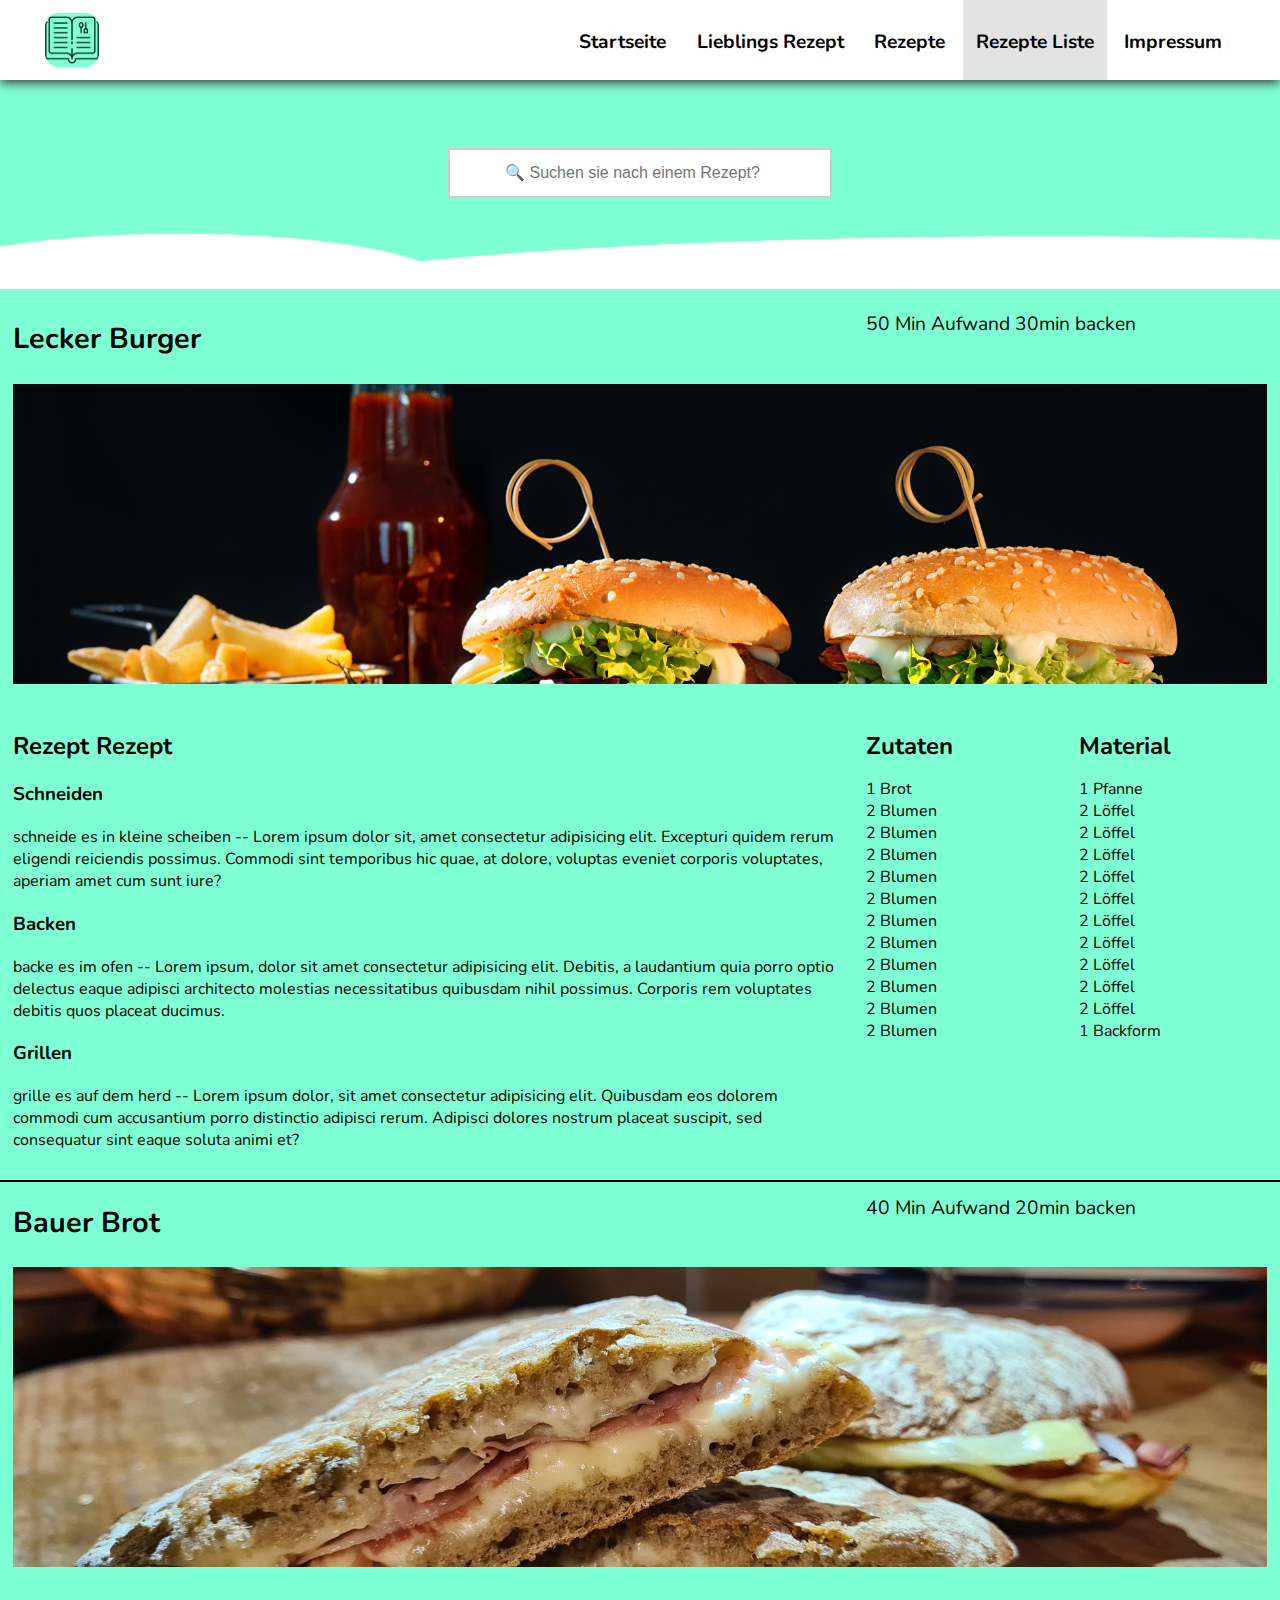
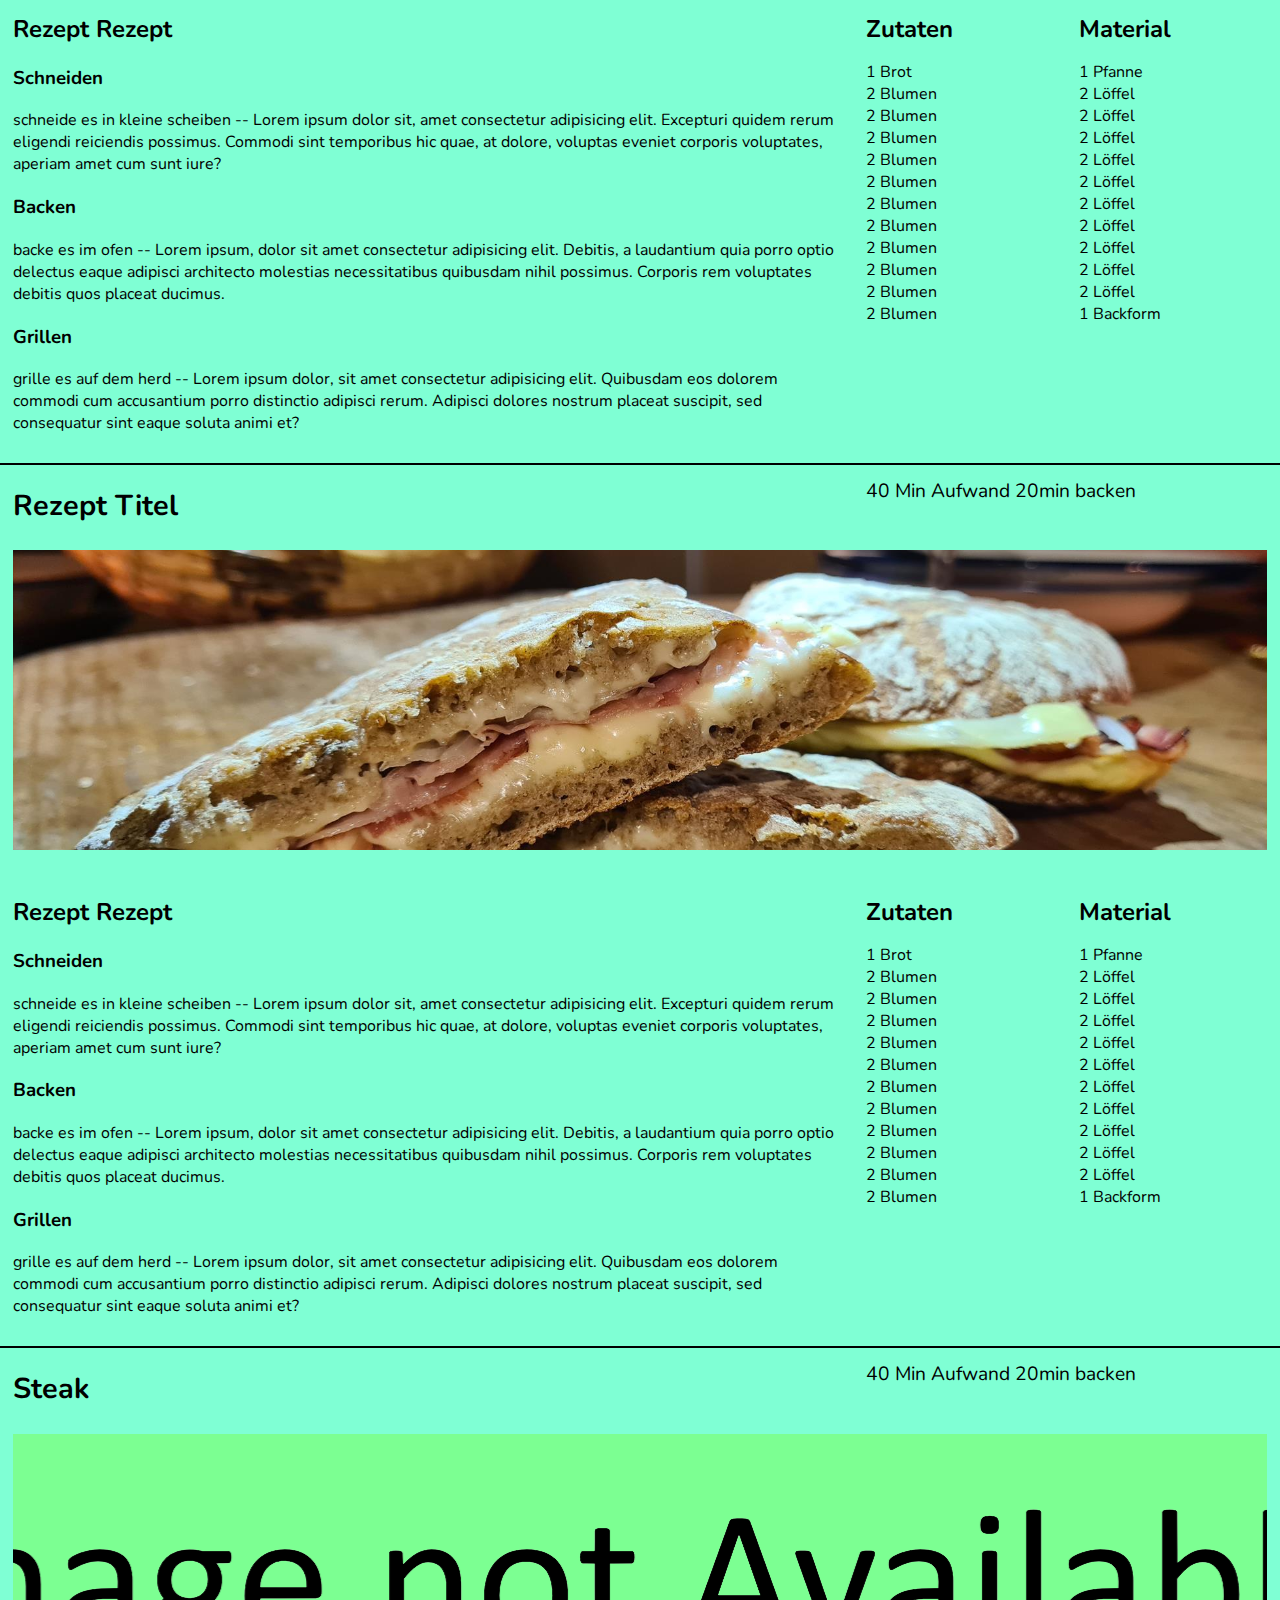
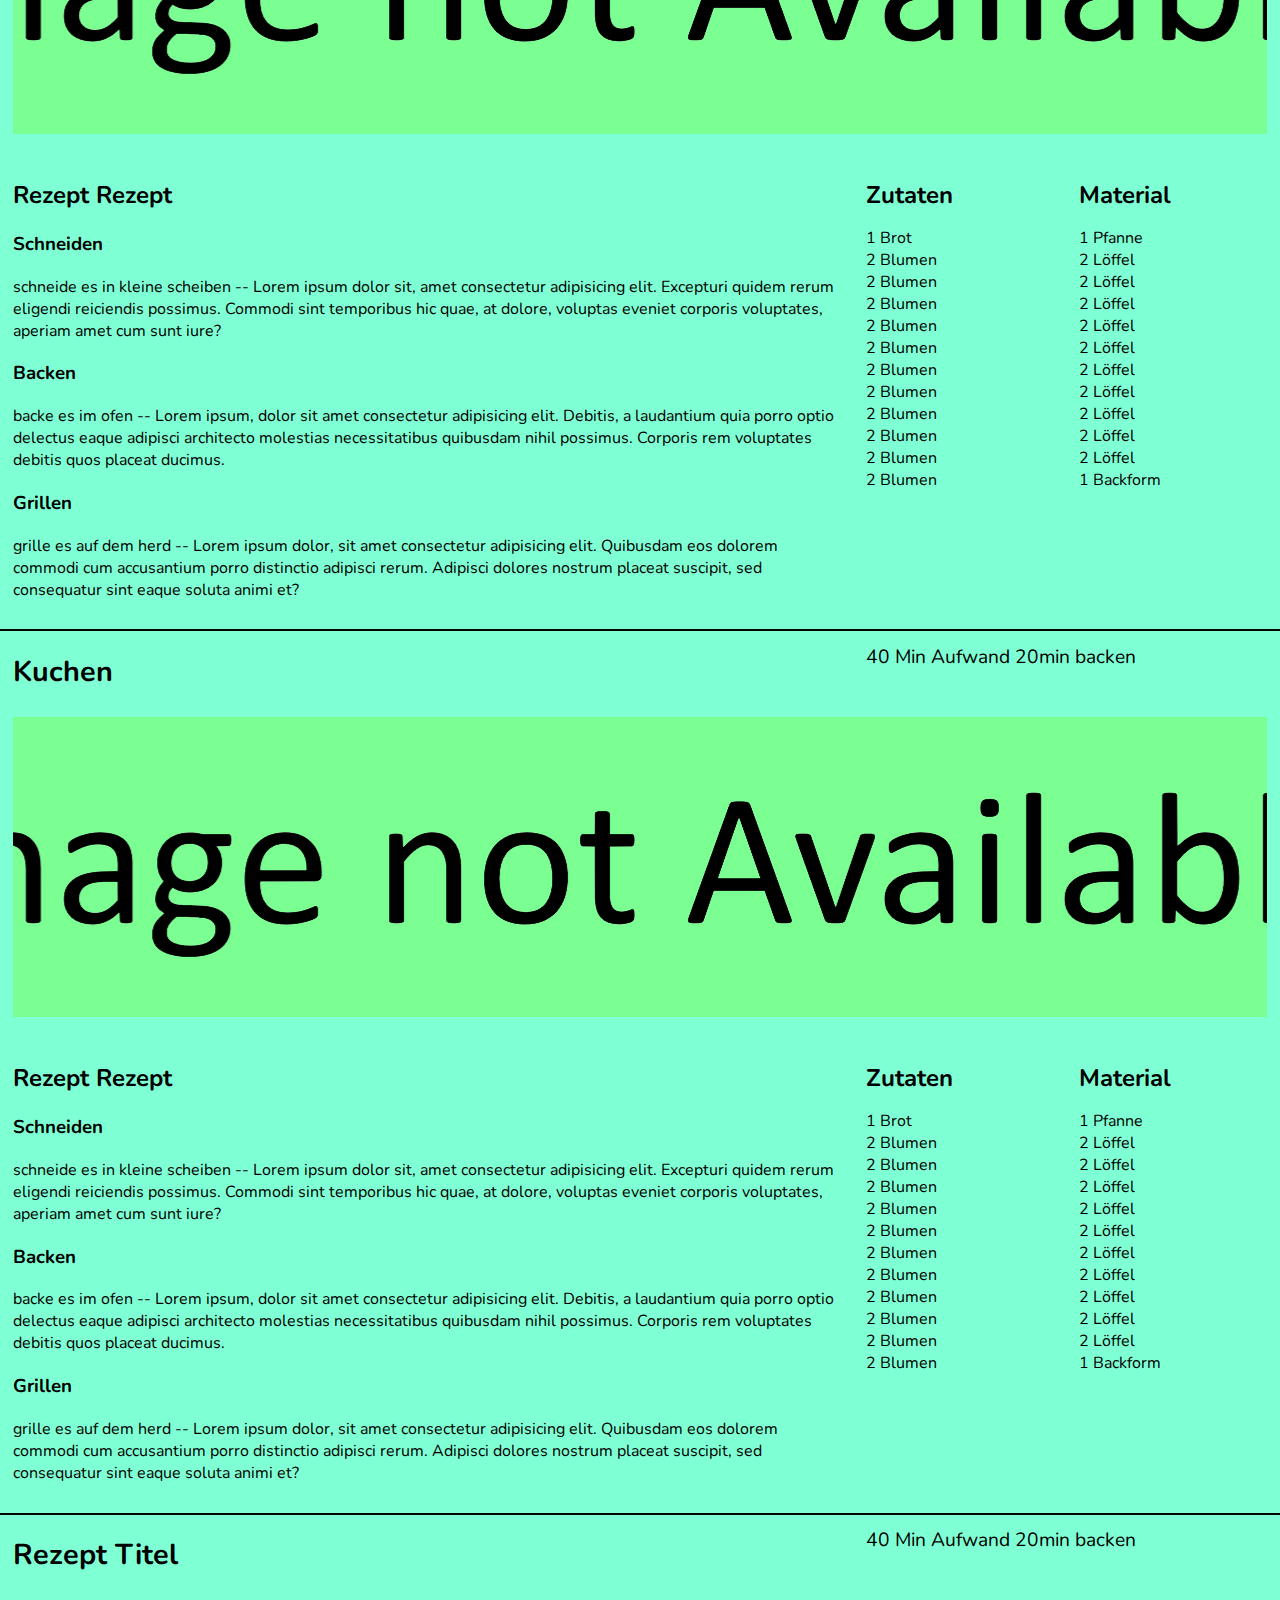
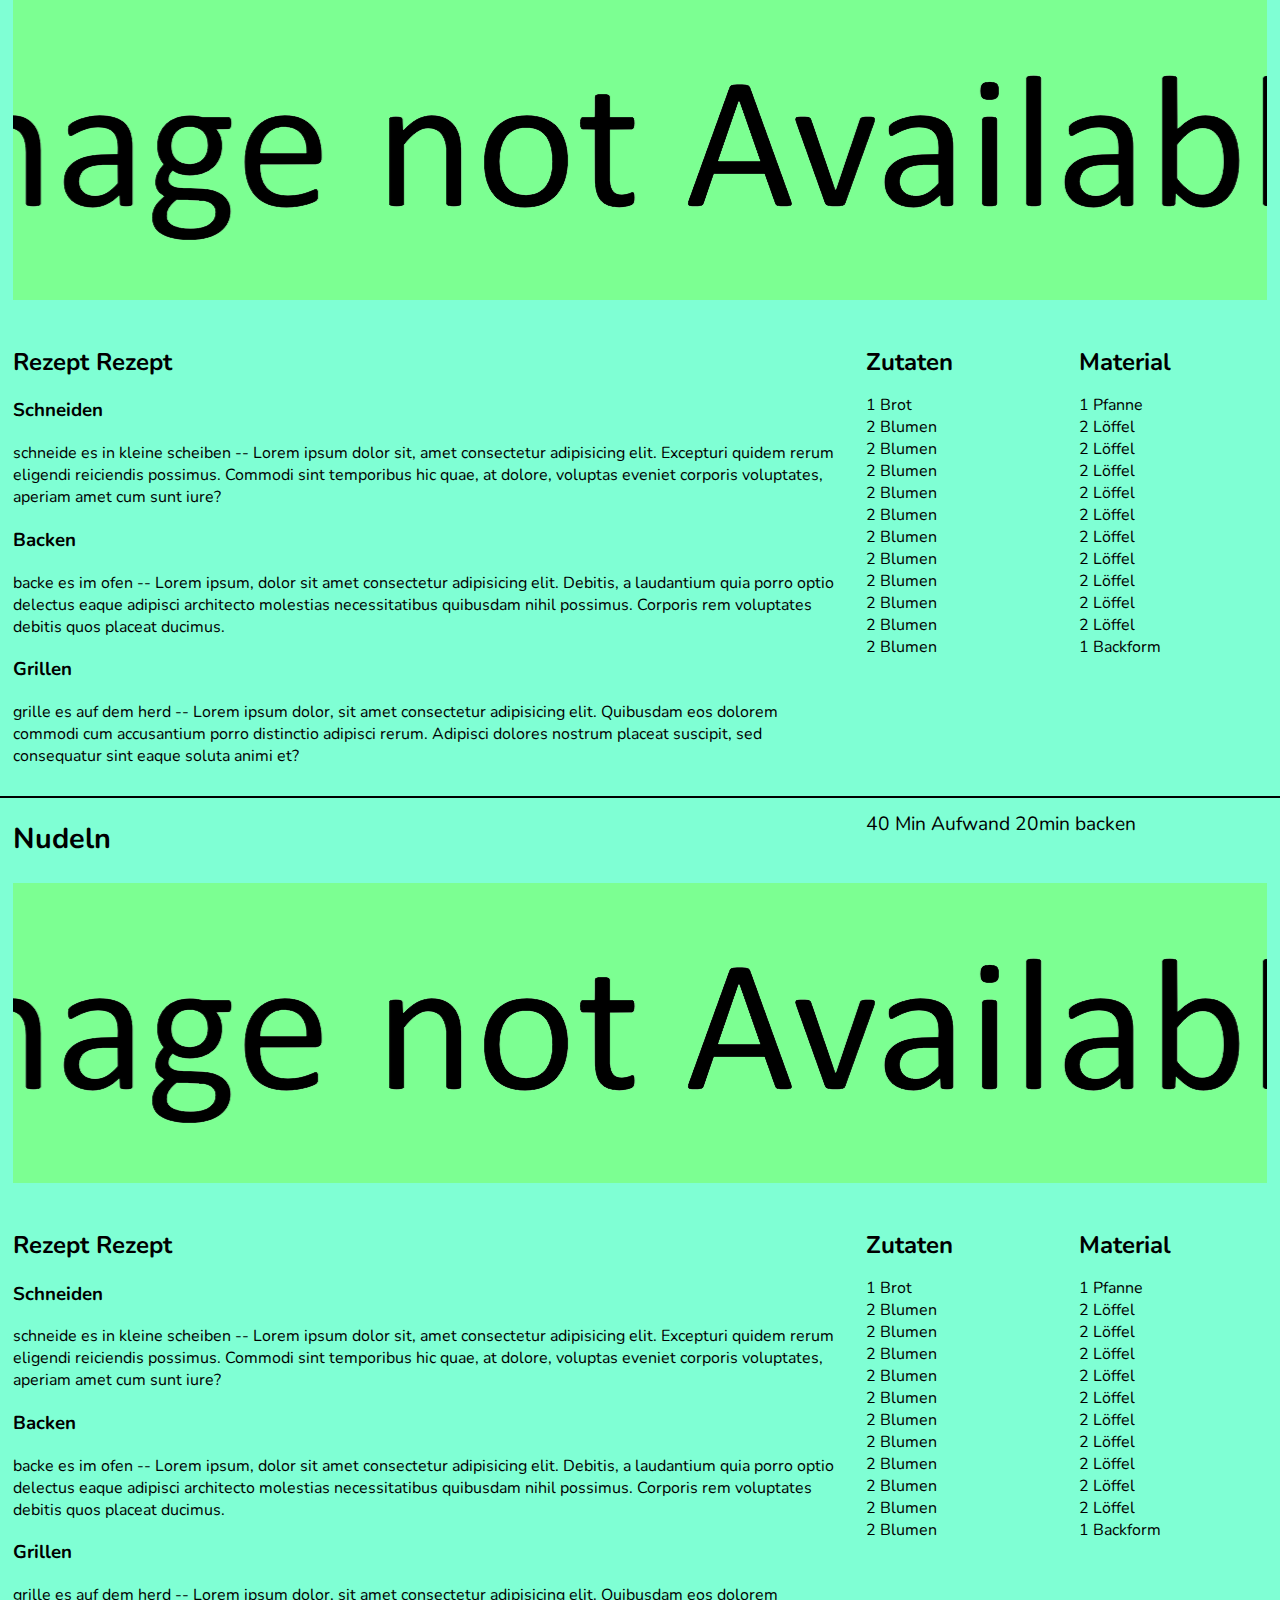
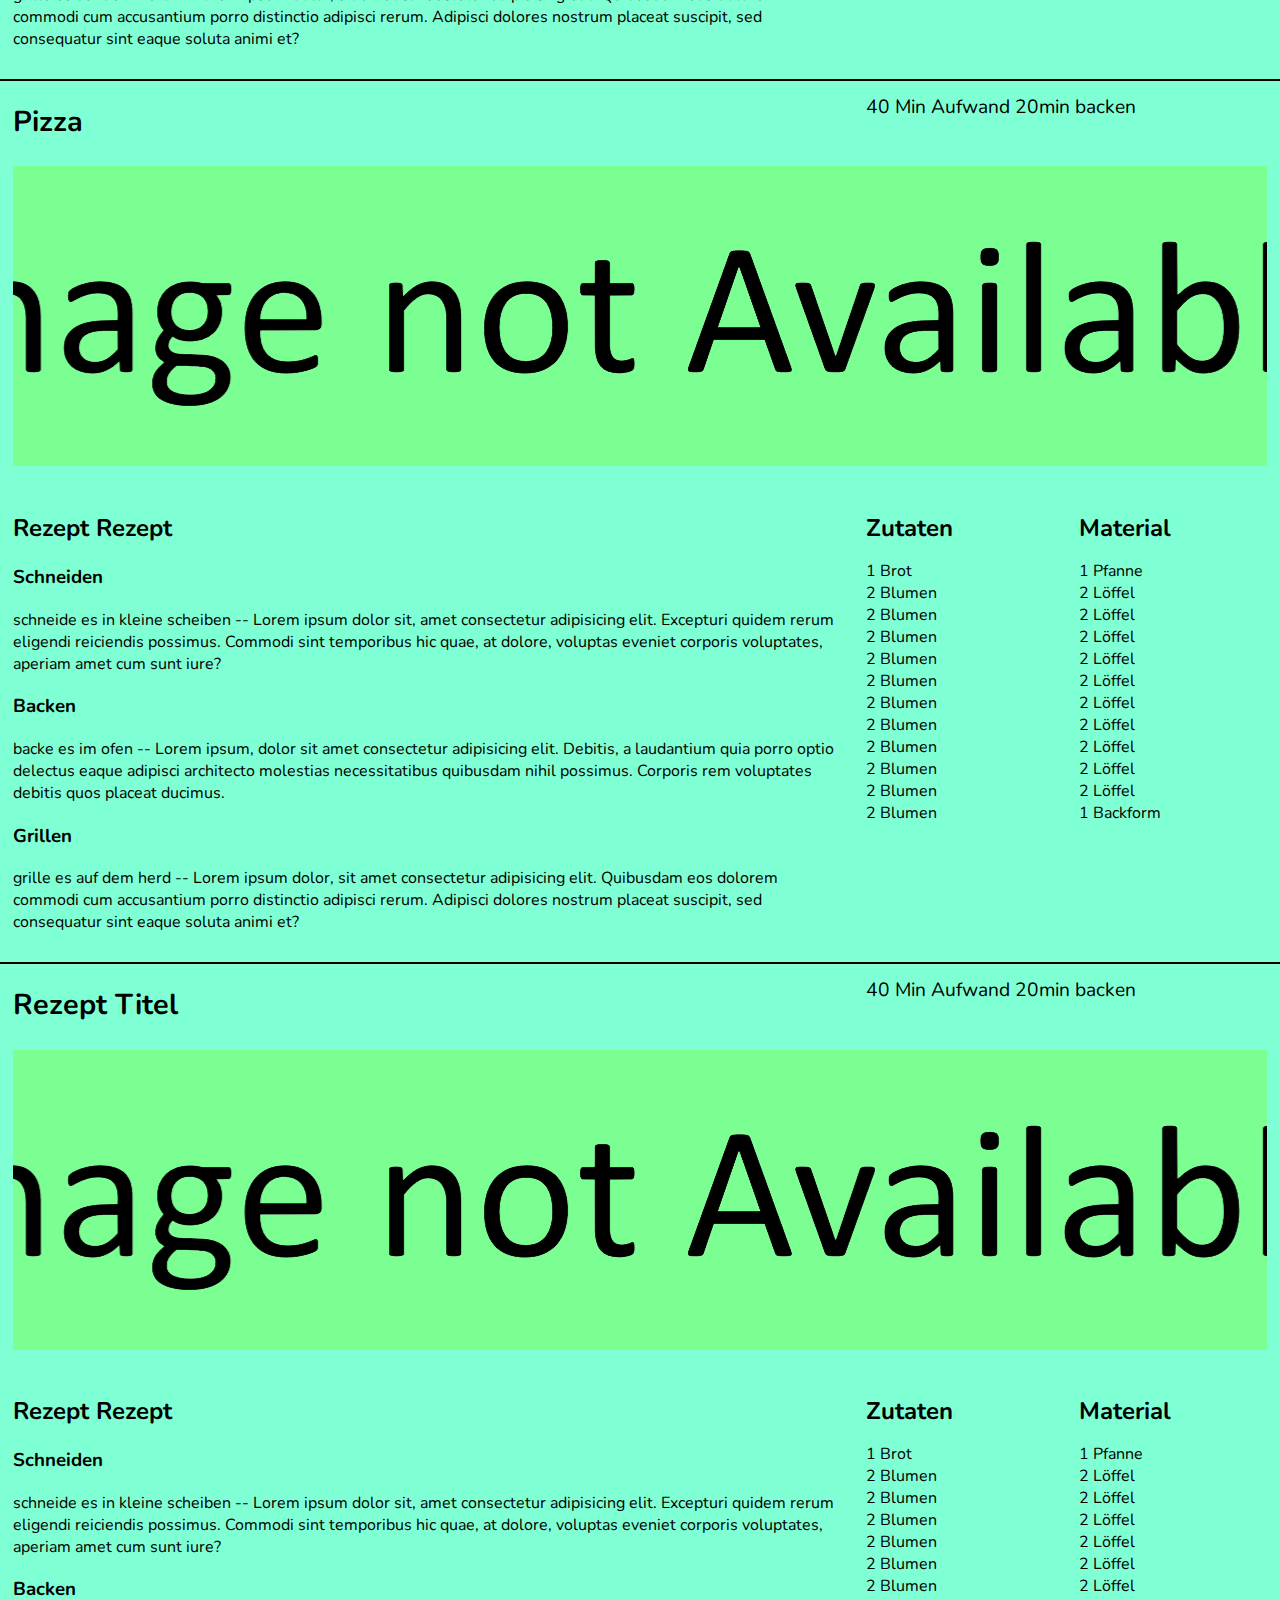
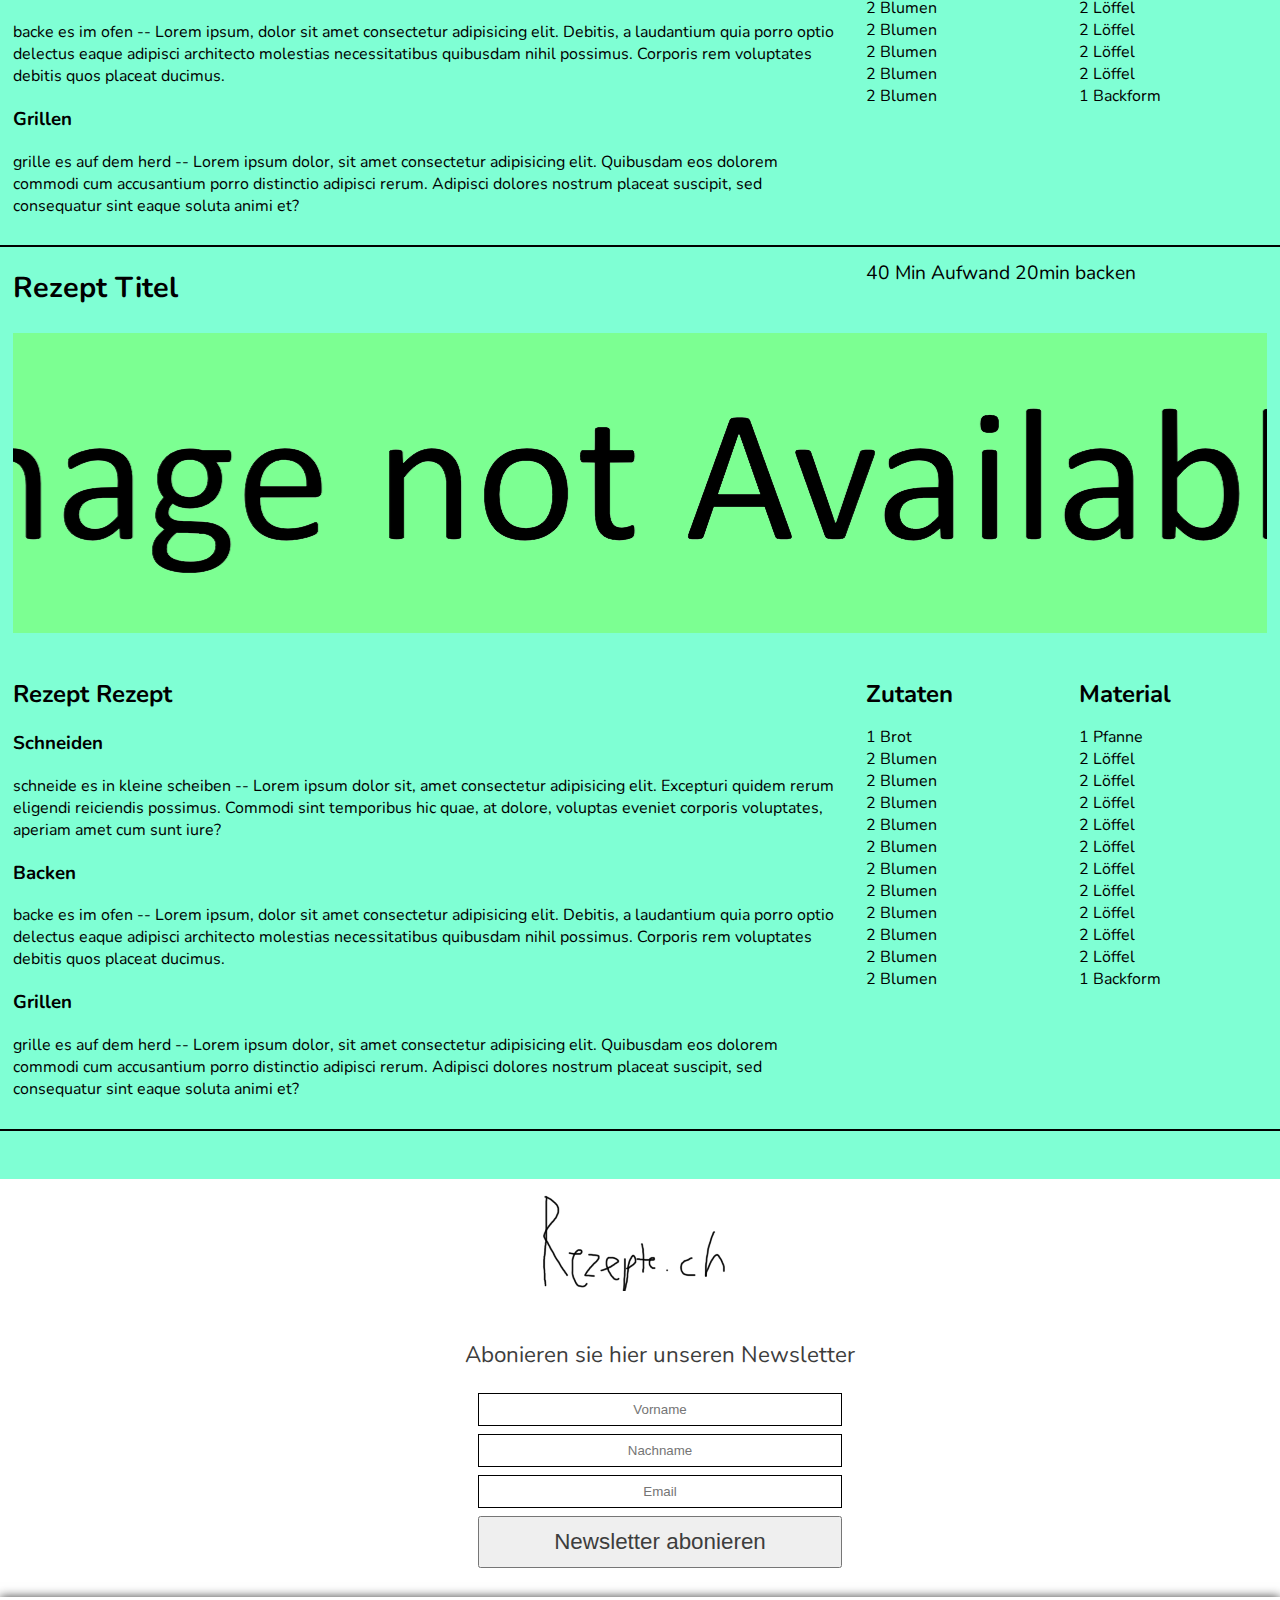
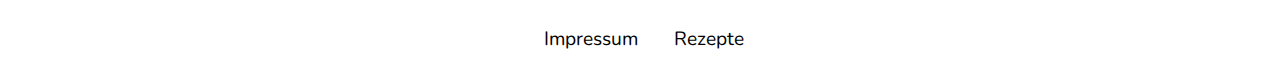
<file: Website/Rezepte/RezeptListe.html>
<!DOCTYPE html>
<html lang="de" class="htmlcontainer">

<head>
  <meta charset="utf-8" />
  <title>Rezepte Aufgelistet</title>
  <meta name="viewport" content="width=device-width, initial-scale=1.0">

  <link rel="stylesheet" href="https://fonts.googleapis.com/css?family=Nunito" />

  <link rel="stylesheet" type="text/css" href="../src/css/styles.css" />
</head>

<body>
  <!-- HEADER-NAV -->

  <nav id="header-nav">
    <div class="container" id="desktop-nav">
      <div class="row">
        <div class="col-6">
          <a href="../index.html" class="logo-link">
            <img src="../src/img/kochbuch.ico" alt="webdesign-logo" />
          </a>

          <ul>
            <li><a href="../index.html">Startseite</a></li>
            <li><a href="../LieblinsRezept.html">Lieblings Rezept</a></li>
            <li><a href="Rezepte.html">Rezepte</a></li>
            <li class="active"><a href="RezeptListe.html">Rezepte Liste</a></li>
            <li><a href="../impressum.html">Impressum</a></li>
          </ul>
        </div>
      </div>
    </div>

    <div class="container" id="mobile-nav">
      <div class="row">
        <div class="col-6">
          <a href="../index.html" class="logo-link">
            <img src="../src/img/kochbuch.ico" alt="webdesign-logo" />
          </a>

          <div id="mobile-nav-dropdown" class="clearfix">
            <div class="mobile-nav-button"><span>&equiv;</span></div>

            <div id="mobile-nav-content" class="clearfix">
              <ul>
                <li><a href="../index.html">Startseite</a></li>
                <li><a href="Rezepte.html">Rezepte</a></li>
                <li class="active"><a href="RezeptListe.html">Rezepte L</a></li>
                <li><a href="../impressum.html">Impressum</a></li>
              </ul>
            </div>
          </div>
        </div>
      </div>
    </div>
  </nav>

  <!-- Header -->
  <header id="header-banner-rezepte">
    <input id="search" type="search" name="Suche" value="" placeholder="&#x1F50D; Suchen sie nach einem Rezept?" />
  </header>


  <!-- Hauptteil -->

  <div id="rezept-liste-hauptteil">
    <article id="Rezept-1">
      <div class="row">
        <div class="col-4">
          <h1>Lecker Burger</h1>
        </div>
        <div class="col-2">
          <p>50 Min Aufwand 30min backen</p>
        </div>
      </div>
      <div class="row">
        <div class="col-6">
          <div class="image-container"></div>
        </div>
      </div>
      <div class="row">
        <div class="col-4">
          <h2>Rezept Rezept</h2>
          <h3>Schneiden</h3>
          <p>schneide es in kleine scheiben -- Lorem ipsum dolor sit, amet consectetur adipisicing elit. Excepturi
            quidem rerum eligendi reiciendis possimus. Commodi sint temporibus hic quae, at dolore, voluptas eveniet
            corporis voluptates, aperiam amet cum sunt iure?</p>
          <h3>Backen</h3>
          <p>backe es im ofen -- Lorem ipsum, dolor sit amet consectetur adipisicing elit. Debitis, a laudantium quia
            porro optio delectus eaque adipisci architecto molestias necessitatibus quibusdam nihil possimus. Corporis
            rem voluptates debitis quos placeat ducimus.</p>
          <h3>Grillen</h3>
          <p>grille es auf dem herd -- Lorem ipsum dolor, sit amet consectetur adipisicing elit. Quibusdam eos dolorem
            commodi cum accusantium porro distinctio adipisci rerum. Adipisci dolores nostrum placeat suscipit, sed
            consequatur sint eaque soluta animi et?</p>
        </div>
        <div class="col-1">
          <h2>Zutaten</h2>
          <p>
            1 Brot <br>
            2 Blumen <br>
            2 Blumen <br>
            2 Blumen <br>
            2 Blumen <br>
            2 Blumen <br>
            2 Blumen <br>
            2 Blumen <br>
            2 Blumen <br>
            2 Blumen <br>
            2 Blumen <br>
            2 Blumen <br>
          </p>
        </div>
        <div class="col-1">
          <h2>Material</h2>
          <p>
            1 Pfanne <br>
            2 Löffel <br>
            2 Löffel <br>
            2 Löffel <br>
            2 Löffel <br>
            2 Löffel <br>
            2 Löffel <br>
            2 Löffel <br>
            2 Löffel <br>
            2 Löffel <br>
            2 Löffel <br>
            1 Backform <br>
          </p>
        </div>
      </div>
    </article>
    <article id="Rezept-2">
      <div class="row">
        <div class="col-4">
          <h1>Bauer Brot</h1>
        </div>
        <div class="col-2">
          <p>40 Min Aufwand 20min backen</p>
        </div>
      </div>
      <div class="row">
        <div class="col-6">
          <div class="image-container"></div>
        </div>
      </div>
      <div class="row">
        <div class="col-4">
          <h2>Rezept Rezept</h2>
          <h3>Schneiden</h3>
          <p>schneide es in kleine scheiben -- Lorem ipsum dolor sit, amet consectetur adipisicing elit. Excepturi
            quidem rerum eligendi reiciendis possimus. Commodi sint temporibus hic quae, at dolore, voluptas eveniet
            corporis voluptates, aperiam amet cum sunt iure?</p>
          <h3>Backen</h3>
          <p>backe es im ofen -- Lorem ipsum, dolor sit amet consectetur adipisicing elit. Debitis, a laudantium quia
            porro optio delectus eaque adipisci architecto molestias necessitatibus quibusdam nihil possimus. Corporis
            rem voluptates debitis quos placeat ducimus.</p>
          <h3>Grillen</h3>
          <p>grille es auf dem herd -- Lorem ipsum dolor, sit amet consectetur adipisicing elit. Quibusdam eos dolorem
            commodi cum accusantium porro distinctio adipisci rerum. Adipisci dolores nostrum placeat suscipit, sed
            consequatur sint eaque soluta animi et?</p>
        </div>
        <div class="col-1">
          <h2>Zutaten</h2>
          <p>
            1 Brot <br>
            2 Blumen <br>
            2 Blumen <br>
            2 Blumen <br>
            2 Blumen <br>
            2 Blumen <br>
            2 Blumen <br>
            2 Blumen <br>
            2 Blumen <br>
            2 Blumen <br>
            2 Blumen <br>
            2 Blumen <br>
          </p>
        </div>
        <div class="col-1">
          <h2>Material</h2>
          <p>
            1 Pfanne <br>
            2 Löffel <br>
            2 Löffel <br>
            2 Löffel <br>
            2 Löffel <br>
            2 Löffel <br>
            2 Löffel <br>
            2 Löffel <br>
            2 Löffel <br>
            2 Löffel <br>
            2 Löffel <br>
            1 Backform <br>
          </p>
        </div>
      </div>
    </article>


    <article id="Rezept-3">
      <div class="row">
        <div class="col-4">
          <h1>Rezept Titel</h1>
        </div>
        <div class="col-2">
          <p>40 Min Aufwand 20min backen</p>
        </div>
      </div>
      <div class="row">
        <div class="col-6">
          <div class="image-container"></div>
        </div>
      </div>
      <div class="row">
        <div class="col-4">
          <h2>Rezept Rezept</h2>
          <h3>Schneiden</h3>
          <p>schneide es in kleine scheiben -- Lorem ipsum dolor sit, amet consectetur adipisicing elit. Excepturi
            quidem rerum eligendi reiciendis possimus. Commodi sint temporibus hic quae, at dolore, voluptas eveniet
            corporis voluptates, aperiam amet cum sunt iure?</p>
          <h3>Backen</h3>
          <p>backe es im ofen -- Lorem ipsum, dolor sit amet consectetur adipisicing elit. Debitis, a laudantium quia
            porro optio delectus eaque adipisci architecto molestias necessitatibus quibusdam nihil possimus. Corporis
            rem voluptates debitis quos placeat ducimus.</p>
          <h3>Grillen</h3>
          <p>grille es auf dem herd -- Lorem ipsum dolor, sit amet consectetur adipisicing elit. Quibusdam eos dolorem
            commodi cum accusantium porro distinctio adipisci rerum. Adipisci dolores nostrum placeat suscipit, sed
            consequatur sint eaque soluta animi et?</p>
        </div>
        <div class="col-1">
          <h2>Zutaten</h2>
          <p>1 Brot <br>2 Blumen <br>2 Blumen <br>2 Blumen <br>2 Blumen <br>2 Blumen <br>2 Blumen <br>2 Blumen <br>2
            Blumen <br>2 Blumen <br>2 Blumen <br>2 Blumen <br></p>
        </div>
        <div class="col-1">
          <h2>Material</h2>
          <p>1 Pfanne <br>2 Löffel <br>2 Löffel <br>2 Löffel <br>2 Löffel <br>2 Löffel <br>2 Löffel <br>2 Löffel <br>2
            Löffel <br>2 Löffel <br>2 Löffel <br>1 Backform <br></p>
        </div>
      </div>
    </article>
    <article id="Rezept-4">
      <div class="row">
        <div class="col-4">
          <h1>Steak</h1>
        </div>
        <div class="col-2">
          <p>40 Min Aufwand 20min backen</p>
        </div>
      </div>
      <div class="row">
        <div class="col-6">
          <div class="image-container"></div>
        </div>
      </div>
      <div class="row">
        <div class="col-4">
          <h2>Rezept Rezept</h2>
          <h3>Schneiden</h3>
          <p>schneide es in kleine scheiben -- Lorem ipsum dolor sit, amet consectetur adipisicing elit. Excepturi
            quidem rerum eligendi reiciendis possimus. Commodi sint temporibus hic quae, at dolore, voluptas eveniet
            corporis voluptates, aperiam amet cum sunt iure?</p>
          <h3>Backen</h3>
          <p>backe es im ofen -- Lorem ipsum, dolor sit amet consectetur adipisicing elit. Debitis, a laudantium quia
            porro optio delectus eaque adipisci architecto molestias necessitatibus quibusdam nihil possimus. Corporis
            rem voluptates debitis quos placeat ducimus.</p>
          <h3>Grillen</h3>
          <p>grille es auf dem herd -- Lorem ipsum dolor, sit amet consectetur adipisicing elit. Quibusdam eos dolorem
            commodi cum accusantium porro distinctio adipisci rerum. Adipisci dolores nostrum placeat suscipit, sed
            consequatur sint eaque soluta animi et?</p>
        </div>
        <div class="col-1">
          <h2>Zutaten</h2>
          <p>1 Brot <br>2 Blumen <br>2 Blumen <br>2 Blumen <br>2 Blumen <br>2 Blumen <br>2 Blumen <br>2 Blumen <br>2
            Blumen <br>2 Blumen <br>2 Blumen <br>2 Blumen <br></p>
        </div>
        <div class="col-1">
          <h2>Material</h2>
          <p>1 Pfanne <br>2 Löffel <br>2 Löffel <br>2 Löffel <br>2 Löffel <br>2 Löffel <br>2 Löffel <br>2 Löffel <br>2
            Löffel <br>2 Löffel <br>2 Löffel <br>1 Backform <br></p>
        </div>
      </div>
    </article>
    <article id="Rezept-5">
      <div class="row">
        <div class="col-4">
          <h1>Kuchen</h1>
        </div>
        <div class="col-2">
          <p>40 Min Aufwand 20min backen</p>
        </div>
      </div>
      <div class="row">
        <div class="col-6">
          <div class="image-container"></div>
        </div>
      </div>
      <div class="row">
        <div class="col-4">
          <h2>Rezept Rezept</h2>
          <h3>Schneiden</h3>
          <p>schneide es in kleine scheiben -- Lorem ipsum dolor sit, amet consectetur adipisicing elit. Excepturi
            quidem rerum eligendi reiciendis possimus. Commodi sint temporibus hic quae, at dolore, voluptas eveniet
            corporis voluptates, aperiam amet cum sunt iure?</p>
          <h3>Backen</h3>
          <p>backe es im ofen -- Lorem ipsum, dolor sit amet consectetur adipisicing elit. Debitis, a laudantium quia
            porro optio delectus eaque adipisci architecto molestias necessitatibus quibusdam nihil possimus. Corporis
            rem voluptates debitis quos placeat ducimus.</p>
          <h3>Grillen</h3>
          <p>grille es auf dem herd -- Lorem ipsum dolor, sit amet consectetur adipisicing elit. Quibusdam eos dolorem
            commodi cum accusantium porro distinctio adipisci rerum. Adipisci dolores nostrum placeat suscipit, sed
            consequatur sint eaque soluta animi et?</p>
        </div>
        <div class="col-1">
          <h2>Zutaten</h2>
          <p>1 Brot <br>2 Blumen <br>2 Blumen <br>2 Blumen <br>2 Blumen <br>2 Blumen <br>2 Blumen <br>2 Blumen <br>2
            Blumen <br>2 Blumen <br>2 Blumen <br>2 Blumen <br></p>
        </div>
        <div class="col-1">
          <h2>Material</h2>
          <p>1 Pfanne <br>2 Löffel <br>2 Löffel <br>2 Löffel <br>2 Löffel <br>2 Löffel <br>2 Löffel <br>2 Löffel <br>2
            Löffel <br>2 Löffel <br>2 Löffel <br>1 Backform <br></p>
        </div>
      </div>
    </article>
    <article id="Rezept-6">
      <div class="row">
        <div class="col-4">
          <h1>Rezept Titel</h1>
        </div>
        <div class="col-2">
          <p>40 Min Aufwand 20min backen</p>
        </div>
      </div>
      <div class="row">
        <div class="col-6">
          <div class="image-container"></div>
        </div>
      </div>
      <div class="row">
        <div class="col-4">
          <h2>Rezept Rezept</h2>
          <h3>Schneiden</h3>
          <p>schneide es in kleine scheiben -- Lorem ipsum dolor sit, amet consectetur adipisicing elit. Excepturi
            quidem rerum eligendi reiciendis possimus. Commodi sint temporibus hic quae, at dolore, voluptas eveniet
            corporis voluptates, aperiam amet cum sunt iure?</p>
          <h3>Backen</h3>
          <p>backe es im ofen -- Lorem ipsum, dolor sit amet consectetur adipisicing elit. Debitis, a laudantium quia
            porro optio delectus eaque adipisci architecto molestias necessitatibus quibusdam nihil possimus. Corporis
            rem voluptates debitis quos placeat ducimus.</p>
          <h3>Grillen</h3>
          <p>grille es auf dem herd -- Lorem ipsum dolor, sit amet consectetur adipisicing elit. Quibusdam eos dolorem
            commodi cum accusantium porro distinctio adipisci rerum. Adipisci dolores nostrum placeat suscipit, sed
            consequatur sint eaque soluta animi et?</p>
        </div>
        <div class="col-1">
          <h2>Zutaten</h2>
          <p>1 Brot <br>2 Blumen <br>2 Blumen <br>2 Blumen <br>2 Blumen <br>2 Blumen <br>2 Blumen <br>2 Blumen <br>2
            Blumen <br>2 Blumen <br>2 Blumen <br>2 Blumen <br></p>
        </div>
        <div class="col-1">
          <h2>Material</h2>
          <p>1 Pfanne <br>2 Löffel <br>2 Löffel <br>2 Löffel <br>2 Löffel <br>2 Löffel <br>2 Löffel <br>2 Löffel <br>2
            Löffel <br>2 Löffel <br>2 Löffel <br>1 Backform <br></p>
        </div>
      </div>
    </article>
    <article id="Rezept-7">
      <div class="row">
        <div class="col-4">
          <h1>Nudeln</h1>
        </div>
        <div class="col-2">
          <p>40 Min Aufwand 20min backen</p>
        </div>
      </div>
      <div class="row">
        <div class="col-6">
          <div class="image-container"></div>
        </div>
      </div>
      <div class="row">
        <div class="col-4">
          <h2>Rezept Rezept</h2>
          <h3>Schneiden</h3>
          <p>schneide es in kleine scheiben -- Lorem ipsum dolor sit, amet consectetur adipisicing elit. Excepturi
            quidem rerum eligendi reiciendis possimus. Commodi sint temporibus hic quae, at dolore, voluptas eveniet
            corporis voluptates, aperiam amet cum sunt iure?</p>
          <h3>Backen</h3>
          <p>backe es im ofen -- Lorem ipsum, dolor sit amet consectetur adipisicing elit. Debitis, a laudantium quia
            porro optio delectus eaque adipisci architecto molestias necessitatibus quibusdam nihil possimus. Corporis
            rem voluptates debitis quos placeat ducimus.</p>
          <h3>Grillen</h3>
          <p>grille es auf dem herd -- Lorem ipsum dolor, sit amet consectetur adipisicing elit. Quibusdam eos dolorem
            commodi cum accusantium porro distinctio adipisci rerum. Adipisci dolores nostrum placeat suscipit, sed
            consequatur sint eaque soluta animi et?</p>
        </div>
        <div class="col-1">
          <h2>Zutaten</h2>
          <p>1 Brot <br>2 Blumen <br>2 Blumen <br>2 Blumen <br>2 Blumen <br>2 Blumen <br>2 Blumen <br>2 Blumen <br>2
            Blumen <br>2 Blumen <br>2 Blumen <br>2 Blumen <br></p>
        </div>
        <div class="col-1">
          <h2>Material</h2>
          <p>1 Pfanne <br>2 Löffel <br>2 Löffel <br>2 Löffel <br>2 Löffel <br>2 Löffel <br>2 Löffel <br>2 Löffel <br>2
            Löffel <br>2 Löffel <br>2 Löffel <br>1 Backform <br></p>
        </div>
      </div>
    </article>
    <article id="Rezept-8">
      <div class="row">
        <div class="col-4">
          <h1>Pizza</h1>
        </div>
        <div class="col-2">
          <p>40 Min Aufwand 20min backen</p>
        </div>
      </div>
      <div class="row">
        <div class="col-6">
          <div class="image-container"></div>
        </div>
      </div>
      <div class="row">
        <div class="col-4">
          <h2>Rezept Rezept</h2>
          <h3>Schneiden</h3>
          <p>schneide es in kleine scheiben -- Lorem ipsum dolor sit, amet consectetur adipisicing elit. Excepturi
            quidem rerum eligendi reiciendis possimus. Commodi sint temporibus hic quae, at dolore, voluptas eveniet
            corporis voluptates, aperiam amet cum sunt iure?</p>
          <h3>Backen</h3>
          <p>backe es im ofen -- Lorem ipsum, dolor sit amet consectetur adipisicing elit. Debitis, a laudantium quia
            porro optio delectus eaque adipisci architecto molestias necessitatibus quibusdam nihil possimus. Corporis
            rem voluptates debitis quos placeat ducimus.</p>
          <h3>Grillen</h3>
          <p>grille es auf dem herd -- Lorem ipsum dolor, sit amet consectetur adipisicing elit. Quibusdam eos dolorem
            commodi cum accusantium porro distinctio adipisci rerum. Adipisci dolores nostrum placeat suscipit, sed
            consequatur sint eaque soluta animi et?</p>
        </div>
        <div class="col-1">
          <h2>Zutaten</h2>
          <p>1 Brot <br>2 Blumen <br>2 Blumen <br>2 Blumen <br>2 Blumen <br>2 Blumen <br>2 Blumen <br>2 Blumen <br>2
            Blumen <br>2 Blumen <br>2 Blumen <br>2 Blumen <br></p>
        </div>
        <div class="col-1">
          <h2>Material</h2>
          <p>1 Pfanne <br>2 Löffel <br>2 Löffel <br>2 Löffel <br>2 Löffel <br>2 Löffel <br>2 Löffel <br>2 Löffel <br>2
            Löffel <br>2 Löffel <br>2 Löffel <br>1 Backform <br></p>
        </div>
      </div>
    </article>
    <article id="Rezept-9">
      <div class="row">
        <div class="col-4">
          <h1>Rezept Titel</h1>
        </div>
        <div class="col-2">
          <p>40 Min Aufwand 20min backen</p>
        </div>
      </div>
      <div class="row">
        <div class="col-6">
          <div class="image-container"></div>
        </div>
      </div>
      <div class="row">
        <div class="col-4">
          <h2>Rezept Rezept</h2>
          <h3>Schneiden</h3>
          <p>schneide es in kleine scheiben -- Lorem ipsum dolor sit, amet consectetur adipisicing elit. Excepturi
            quidem rerum eligendi reiciendis possimus. Commodi sint temporibus hic quae, at dolore, voluptas eveniet
            corporis voluptates, aperiam amet cum sunt iure?</p>
          <h3>Backen</h3>
          <p>backe es im ofen -- Lorem ipsum, dolor sit amet consectetur adipisicing elit. Debitis, a laudantium quia
            porro optio delectus eaque adipisci architecto molestias necessitatibus quibusdam nihil possimus. Corporis
            rem voluptates debitis quos placeat ducimus.</p>
          <h3>Grillen</h3>
          <p>grille es auf dem herd -- Lorem ipsum dolor, sit amet consectetur adipisicing elit. Quibusdam eos dolorem
            commodi cum accusantium porro distinctio adipisci rerum. Adipisci dolores nostrum placeat suscipit, sed
            consequatur sint eaque soluta animi et?</p>
        </div>
        <div class="col-1">
          <h2>Zutaten</h2>
          <p>1 Brot <br>2 Blumen <br>2 Blumen <br>2 Blumen <br>2 Blumen <br>2 Blumen <br>2 Blumen <br>2 Blumen <br>2
            Blumen <br>2 Blumen <br>2 Blumen <br>2 Blumen <br></p>
        </div>
        <div class="col-1">
          <h2>Material</h2>
          <p>1 Pfanne <br>2 Löffel <br>2 Löffel <br>2 Löffel <br>2 Löffel <br>2 Löffel <br>2 Löffel <br>2 Löffel <br>2
            Löffel <br>2 Löffel <br>2 Löffel <br>1 Backform <br></p>
        </div>
      </div>
    </article>
    <article id="Rezept-10">
      <div class="row">
        <div class="col-4">
          <h1>Rezept Titel</h1>
        </div>
        <div class="col-2">
          <p>40 Min Aufwand 20min backen</p>
        </div>
      </div>
      <div class="row">
        <div class="col-6">
          <div class="image-container"></div>
        </div>
      </div>
      <div class="row">
        <div class="col-4">
          <h2>Rezept Rezept</h2>
          <h3>Schneiden</h3>
          <p>schneide es in kleine scheiben -- Lorem ipsum dolor sit, amet consectetur adipisicing elit. Excepturi
            quidem rerum eligendi reiciendis possimus. Commodi sint temporibus hic quae, at dolore, voluptas eveniet
            corporis voluptates, aperiam amet cum sunt iure?</p>
          <h3>Backen</h3>
          <p>backe es im ofen -- Lorem ipsum, dolor sit amet consectetur adipisicing elit. Debitis, a laudantium quia
            porro optio delectus eaque adipisci architecto molestias necessitatibus quibusdam nihil possimus. Corporis
            rem voluptates debitis quos placeat ducimus.</p>
          <h3>Grillen</h3>
          <p>grille es auf dem herd -- Lorem ipsum dolor, sit amet consectetur adipisicing elit. Quibusdam eos dolorem
            commodi cum accusantium porro distinctio adipisci rerum. Adipisci dolores nostrum placeat suscipit, sed
            consequatur sint eaque soluta animi et?</p>
        </div>
        <div class="col-1">
          <h2>Zutaten</h2>
          <p>1 Brot <br>2 Blumen <br>2 Blumen <br>2 Blumen <br>2 Blumen <br>2 Blumen <br>2 Blumen <br>2 Blumen <br>2
            Blumen <br>2 Blumen <br>2 Blumen <br>2 Blumen <br></p>
        </div>
        <div class="col-1">
          <h2>Material</h2>
          <p>1 Pfanne <br>2 Löffel <br>2 Löffel <br>2 Löffel <br>2 Löffel <br>2 Löffel <br>2 Löffel <br>2 Löffel <br>2
            Löffel <br>2 Löffel <br>2 Löffel <br>1 Backform <br></p>
        </div>
      </div>
    </article>



  </div>

  <!-- FOOTER -->

  <footer>
    <div class="row">
      <div class="col-6">
        <a href="../Rezepte/Rezepte.html">
          <img src="../src/img/Rezepte logo ch.png" alt="webdesign-logo" />
        </a>
      </div>
      <div class="row">
        <div class="col-6">
          <form action="RezeptListe.html">
            <ul>
              <p>Abonieren sie hier unseren Newsletter</p>
              <input type="text" name="Vorname" value="" placeholder="Vorname"> <br>
              <input type="text" name="Nachname" value="" placeholder="Nachname"><br>
              <input type="email" placeholder="Email"><br>
              <button type="submit">
                <p>Newsletter abonieren</p>
              </button>
            </ul>
          </form>
        </div>
      </div>
      <div class="row">
        <div class="col-6">
          <ul>
            <li> <a href="../impressum.html">Impressum</a></li>
            <li> <a href="../Rezepte/Rezepte.html">Rezepte</a></li>

          </ul>
        </div>
      </div>
  </footer>
</body>

</html>

<script src="script.js">

</script>
</file>
<file: Website/src/css/styles.css>
:root {
  --weiss: #fff;
  --schwarz: #000000;
  --grau: #e3e3e3;
  --hintergrund: #7fffd4;
  --hintergrund-ausgewählt: rgb(81, 209, 167);
  --elementHintergrund: #fff;
  --header: #fff;
}

html {
  font-size: 16px;
  background-color: var(--hintergrund);
}

body {
  margin: 0;
  font-family: 'Nunito', serif;
}

* {
  box-sizing: border-box;
}

/* ==================== */
/* === ALLGEMEIN === */
/* ==================== */

a {
  color: black;
  text-decoration: none;
}

.clearfix::after {
  content: '';
  display: block;
  clear: both;

}

.active {
  background-color: var(--grau) !important;
}

.hidden {
  display: none;
}


#scroll-bottom {
  width: 30px;
  height: 30px;
  border-radius: 50%;
  background-color: peru;
}

#scroll-bottom~a {
  width: 30px;
  height: 30px;
  display: inline-block;
}


#edit-button {
  width: 30px;
  height: 30px;
  border-radius: 50%;
  background-color: violet;
}

#theme-button {
  width: 30px;
  height: 30px;
  border-radius: 50%;
  background-color: darkgray;
}

.htmlcontainer {
  width: 100%;
  width: 100%;
  scrollbar-width: none;
}

.img {
  width: 75%;
  height: 200px;
  background: url(../img/notAvailable.png) no-repeat center center;
  background-size: contain;
  margin-left: auto;
  margin-right: auto;
  margin-bottom: 1rem;
}



/* ==================== */
/* === NAVIGATION === */
/* ==================== */

#header-nav {
  width: 100%;
  height: 80px;
  background-color: var(--header);
  position: relative;
  font-weight: bold;
  font-size: 1.1rem;
  box-shadow: 0 3px 10px #3d3d3d;
  transition: background-color 0.2s ease-in-out;
}

#header-nav a>img {
  height: 54.4px;
  width: auto;
  float: left;
  margin-top: 0.81rem;
  border-radius: 25%;
  background-color: var(--hintergrund);
  transition: background-color 0.2s ease-in-out;
}

#header-nav ul {
  margin: 0;
  padding: 0;
  height: 100%;
  float: right;
  list-style-type: none;
  position: relative;
}

#header-nav #desktop-nav ul>li {
  display: inline-block;
  height: 100%;
  padding: 0 0.8rem 0 0.8rem;
}

#header-nav ul>li>a {
  display: inline-block;
  margin-top: 1.8rem;
  font-size: 1.2rem;
}

#header-nav #desktop-nav ul>li>a {
  color: black;
  transition: color 0.2s ease-in-out;
}

#header-nav #desktop-nav ul>li>a:hover {
  color: red;
  transition: color 0.2s ease-in-out;
}

#header-nav .row,
#header-nav .container,
#header-nav .col-6 {
  padding-top: 0;
  padding-bottom: 0;
  height: 100%;
}

#header-nav .col-6 {
  text-align: center;
}

/* ============================== */
/* === MOBILE NAVIGATIONSLEISte === */
/* ============================== */

#mobile-nav {
  justify-content: center;
}

.mobile-nav-button {
  justify-content: center;
  color: #3d3d3d;
  float: right;
  font-size: 3rem;
  border: 2px solid #3d3d3d;
  width: 45px;
  height: 45px;
  position: relative;
  margin-top: 1.09375rem;
  margin-bottom: 1.09375rem;
}

.mobile-nav-button>span {
  position: absolute;
  top: -10.5px;
  left: 7.5px;
}

#mobile-nav-content ul {
  list-style-type: none;
  z-index: 2;
}

#mobile-nav-content ul>li {
  display: block;
  background-color: var(--weiss);
  height: 40px;
  padding: 0 1.2rem;
}

#mobile-nav-content ul>li>a {
  margin: 0;
  margin-top: 0.6rem;
  margin-bottom: 0.2rem;
}

#mobile-nav-dropdown {
  position: relative;
  float: right;
}

#mobile-nav-content {
  position: absolute;
  right: 0;
  top: 80px;
  display: none;
}

#mobile-nav-dropdown:hover>#mobile-nav-content {
  display: block;
}

#mobile-nav {
  display: none;
}

@media (max-width: 768px) {
  #desktop-nav {
    display: none;
  }

  #mobile-nav {
    display: block;
  }
}

/* ==================== */
/* === HEADER === */
/* ==================== */

#header-banner {
  width: 100%;
  height: 0;
  padding-top: 15.78%;
  background: url(../img/Header.png) no-repeat center center;
  background-size: contain;
}

#header-banner input {
  font-size: 1rem;
  border: 2px solid #ccc;
  width: 30%;
  height: 30px;
  top: 40%;
  left: 35.15625%;
  text-align: center;
}

/* ==================== */
/* === Header Banner Rezepte ===  */
/* ==================== */

#header-banner-rezepte {
  width: 100%;
  background: url(../img/Rezepte\ hintergrund.png) no-repeat center center;
  background-size: contain;
  padding-bottom: 7.9%;
  text-align: center;
}

#header-banner-rezepte input {
  font-size: 1rem;
  border: 2px solid #ccc;
  width: 30%;
  height: 50px;
  margin-top: 5.28%;
  text-align: center;
  background-color: var(--weiss);
}

@media (max-width: 1200px) {
  #header-banner-rezepte input {
    width: 40%;
  }
}

@media (max-width: 1100px) {
  #header-banner-rezepte input {
    width: 50%;
  }
}

@media (max-width: 1000px) {
  #header-banner-rezepte input {
    width: 60%;
  }
}

@media (max-width: 768px) {
  #header-banner-rezepte input {
    width: 80%;
  }
}

/* ==================== */
/* === Einleitung === */
/* ==================== */

#einleitung {
  position: relative;
  z-index: 1;
}

#intro-container {
  text-align: center;
}

#intro-container h1 {
  text-align: center;
  font-size: 2.4rem;
}

#intro-container p {
  font-size: 1.2rem;
  width: 70%;
  margin-left: auto;
  margin-right: auto;
}

/* ==================== */
/* Startseite */
/* ==================== */

.rezeptanzeige .col-6>article>h1 {
  margin-left: auto;
  margin-right: auto;
}

.rezeptanzeige .col-2 {
  text-align: center;
  align-items: center;
}

.rezeptanzeige article {
  width: 60%;
  margin-right: auto;
  border: 3px solid black;
  box-shadow: 0 0 10px #3d3d3d;
  margin-left: auto;
  background-color: var(--elementHintergrund);
  transition: background-color 0.1s ease-in-out 0.1s;
}

.rezeptanzeige h1 {
  margin: 0;
  width: 80%;
}

.rezeptanzeige img {
  width: 80%;
}



.rezeptanzeige div.col-2>article>a {
  display: inline-block;
  width: 100%;
  height: 100%;
}

.rezeptanzeige div.col-2>article:hover {
  background-color: var(--grau);
  transition: background-color ease-in-out 0.5s;
}

.rezeptanzeige div.col-2:nth-child(3n)>article {
  margin-left: 0;
}

.rezeptanzeige div.col-2:nth-child(3n + 1)>article {
  margin-right: 0;
}

@media (max-width: 1024px) {
  .rezeptanzeige .col-2 {
    width: 100%;
  }

  .rezeptanzeige .row>div.col-2>article {
    margin-left: 10%;
    margin-right: 10%;
    width: 80%;
  }

  .rezeptanzeige img {
    width: 60%;
  }

  .rezeptanzeige h1 {
    font-size: 2rem;
  }

  .rezeptanzeige p {
    font-size: 1.2rem;
  }
}

@media (max-width: 1300px) {

  .rezeptanzeige>.row>div.col-2>article {
    width: 80%;
  }
}

#grob-auswahl .row .col-3 {
  text-align: center;
}

#grob-auswahl .row .col-3 img {
  width: 30%;
  box-shadow: 0 0 10px #3d3d3d;
}

/* ==================== */
/* === REZEPTE Anzeige === */
/* ==================== */




#rezepte-anzeige div.col-1-5>article {
  margin-right: auto;
  margin-left: auto;
  background-color: var(--elementHintergrund);
  transition: background-color 0.2s ease-in-out;
  border: 2px solid black;
  box-shadow: 0 0 10px #3d3d3d;
  position: relative;
}

#rezepte-anzeige div.col-1-5>article h3 {
  text-align: center;
  padding-top: 1rem;
}


#rezepte-anzeige div.col-6 h1 {
  text-align: center;
  font-size: 2rem;
}

#rezepte-anzeige div.col-1-5>article img {
  margin-left: auto;
  margin-right: auto;
  display: block;
  padding-bottom: 1rem;
}


#rezepte-anzeige div.col-1-5>article p {
  text-align: center;
  margin: 10px 0;
}

#rezepte-anzeige div.col-1-5>article div:nth-of-type(n+2) {
  width: 40px;
  height: 40px;
  margin-left: auto;
  margin-right: auto;
}

#rezepte-anzeige div.col-1-5>article div:nth-of-type(2) {
  background: url(../img/Timeico.jpg) no-repeat center center;
  background-size: contain;
}

#rezepte-anzeige div.col-1-5>article div:nth-of-type(3) {
  background: url(../img/CookTime.png) no-repeat center center;
  background-size: contain;
}



#rezepte-anzeige div.col-1-5>article:hover {
  background-color: var(--grau);
  transition: background-color 0.2s ease-in-out 0.05s;
}


#abteilung-gesund .img {
  background: url(../img/Salat.jpeg) no-repeat center center;
  background-size: contain;
}

#abteilung-schnell .img {
  background: url(../img/Burger.jpg) no-repeat center center;
  background-size: contain;
}



/* ==================== */
/* === FOOTER === */
/* ==================== */

html>body>footer {
  background-color: white;
  height: auto;
  margin-top: 3rem;
}

html>body>footer img {
  height: auto;
  margin-right: auto;
  margin-left: auto;
  display: block;
}

html>body>footer div.col-3 {
  margin: 0;
  padding: 0;
}

footer input {
  text-align: center;
  border: 1px solid black;
  height: 10%;
  width: 30%;
  margin-bottom: 0.5rem;
  padding: 0.5rem;
}

footer div:nth-child(1) {
  text-align: center;
}

footer button {
  padding: 0.7rem;
  width: 30%;
  height: 30%;
}

footer button>p {
  margin: 0;
}

footer ul>li {
  list-style-type: none;
  display: inline;
  margin-right: 2rem;
}

footer ul>li>a {
  font-size: 1.2rem;
}

footer div.col-6 ul>li>a:hover {
  color: red;
}

footer .row:nth-child(3)>div.col-6 {
  width: 100%;
  box-shadow: 0 0 10px #3d3d3d;
}

footer div.container {
  width: 100%;
}

footer .row .col-6 p {
  font-size: 1.4rem;
  color: #3d3d3d;
}

/* === Impressum === */


/* ==================== */
/* === Rezept Liste === */
/* ==================== */
#rezept-liste-hauptteil article {
  background-color: var(--hintergrund);
  transition: background-color 0.5s ease-in-out;
}

#rezept-liste-hauptteil>article div.image-container {
  width: 100%;
  height: 300px;
  background-image: url(../img/notAvailable.png);
  background-size: cover;
  background-position: center;
}

#rezept-liste-hauptteil>article#Rezept-1 div.image-container {
  background-image: url('../img/Burger2.jpg'), url(../img/notAvailable.png);
  background-position-y: 600px;
}

#rezept-liste-hauptteil>article#Rezept-2 div.image-container {
  background-image: url('../img/bauerntoast-rezept.jpg'),
    url(../img/notAvailable.png);
}

#rezept-liste-hauptteil>article#Rezept-3 div.image-container {
  background-image: url('../img/bauerntoast-rezept.jpg'),
    url(../img/notAvailable.png);
}



#rezept-liste-hauptteil h1 {
  margin: 0;
  margin-top: 0.5rem;
  font-size: 1.8rem;
}

#rezept-liste-hauptteil>article div.col-2 {
  height: 100%;
}

#rezept-liste-hauptteil>article>div.row>div.col-2>p {
  margin-top: auto;
  margin-bottom: auto;
}

#rezept-liste-hauptteil>article div.row:nth-child(3) {
  border-bottom: 2px solid black;
}

#rezept-liste-hauptteil>article div.row:nth-child(1) p {
  font-size: 1.2rem;
}

#rezept-liste-hauptteil>article:hover {
  background-color: var(--hintergrund-ausgewählt);
  transition: background-color ease-in-out 0.45s;
}

#rezept-liste-hauptteil article div.col-1 h2 {
  margin-bottom: 1rem;
}


#rezept-liste-hauptteil article div.col-1 h2~ul {
  list-style-type: none;
  padding: 0;
  margin: 0;
}


#rezept-liste-hauptteil article div.col-1 h2~ul>li {
  margin: .4rem 0;
  font-size: 1.1rem;
}


/* ==================== */
/* === Rezepte Auflisten ===  */
/* ==================== */

section#auswahl {
  margin-top: 90px;
}

#auswahl div.row {
  width: 75%;
  margin-left: auto;
  margin-right: auto;
}


#auswahl div.row div.col-1-5 article {
  margin-right: auto;
  margin-left: auto;
  width: 80%;
  height: 380px;
  position: relative;
  border-radius: 13%;
}


#auswahl div.row div.col-1-5:nth-of-type(n+2) article h2 {
  font-size: 1.5rem;
  top: 330px;
  padding-top: 330px;
  padding-bottom: 18px;
  border-radius: 13%;
}

#auswahl div.row div.col-1-5:nth-of-type(2) article {
  background: url(../img/Brotbild.jpg)no-repeat center center;
  background-size: contain;
}

#auswahl div.row div.col-1-5:nth-of-type(3) article {
  background: url(../img/BagelBild.jpg)no-repeat center center;
  background-size: contain;
}

#auswahl div.row div.col-1-5:nth-of-type(4) article {
  background: url(../img/brownies.jpg)no-repeat center center;
  background-size: contain;
}

#auswahl div.row div.col-1-5:nth-of-type(1) article {
  background-color: var(--grau);
}

#auswahl div.row div.col-1-5:nth-of-type(1) article h2 {
  padding-top: 150px;
}

#auswahl div.row div.col-1-5 article h2 {
  text-align: center;
  margin: 0;
}



/* ==================== */
/* === GRID-SYSTEM === */
/* ==================== */

.container {
  width: 95%;
  margin-left: auto;
  margin-right: auto;
}


.row::after {
  content: '';
  clear: both;
  display: block;
}

[class*='col-'] {
  float: left;
  min-height: 1px;
  padding: 0.8rem;
}

/* 6 */
.col-1 {
  width: 16.666%;
}

/* 5 */
.col-1-25 {
  width: 20%;
}

/* 4 */
.col-1-5 {
  width: 25%;
}

/* 3 */
.col-2 {
  width: 33.333%;
}

/* 2 */
.col-3 {
  width: 50%;
}

/* 1.5 */
.col-4 {
  width: 66.666%;
}

/* 1.2 */
.col-5 {
  width: 83.333%;
}

/* 1 */
.col-6 {
  width: 100%;
}

@media (max-width: 1024px) {
  .col-1 {
    width: 33.333%;
  }


  .col-1-25 {
    width: 50%;
  }

  .col-1-5 {
    width: 50%;
  }
}

@media (max-width: 768px) {
  .col-1 {
    width: 50%;
  }

  .col-1-25 {
    width: 100%;
  }

  .col-1-5 {
    width: 100%;
  }

  .col-2 {
    width: 100%;
  }

  .col-3 {
    width: 100%;
  }

  .col-4 {
    width: 100%;
  }
}

@media (max-width: 480px) {
  .col-1 {
    width: 100%;
  }

  .col-1-5 {
    width: 100%;
  }

  .col-2 {
    width: 100%;
  }

  .col-3 {
    width: 100%;
  }

  .col-4 {
    width: 100%;
  }
}






/* ============================== */
/* ======== Testing ======= */
/* ============================== */
</file>
